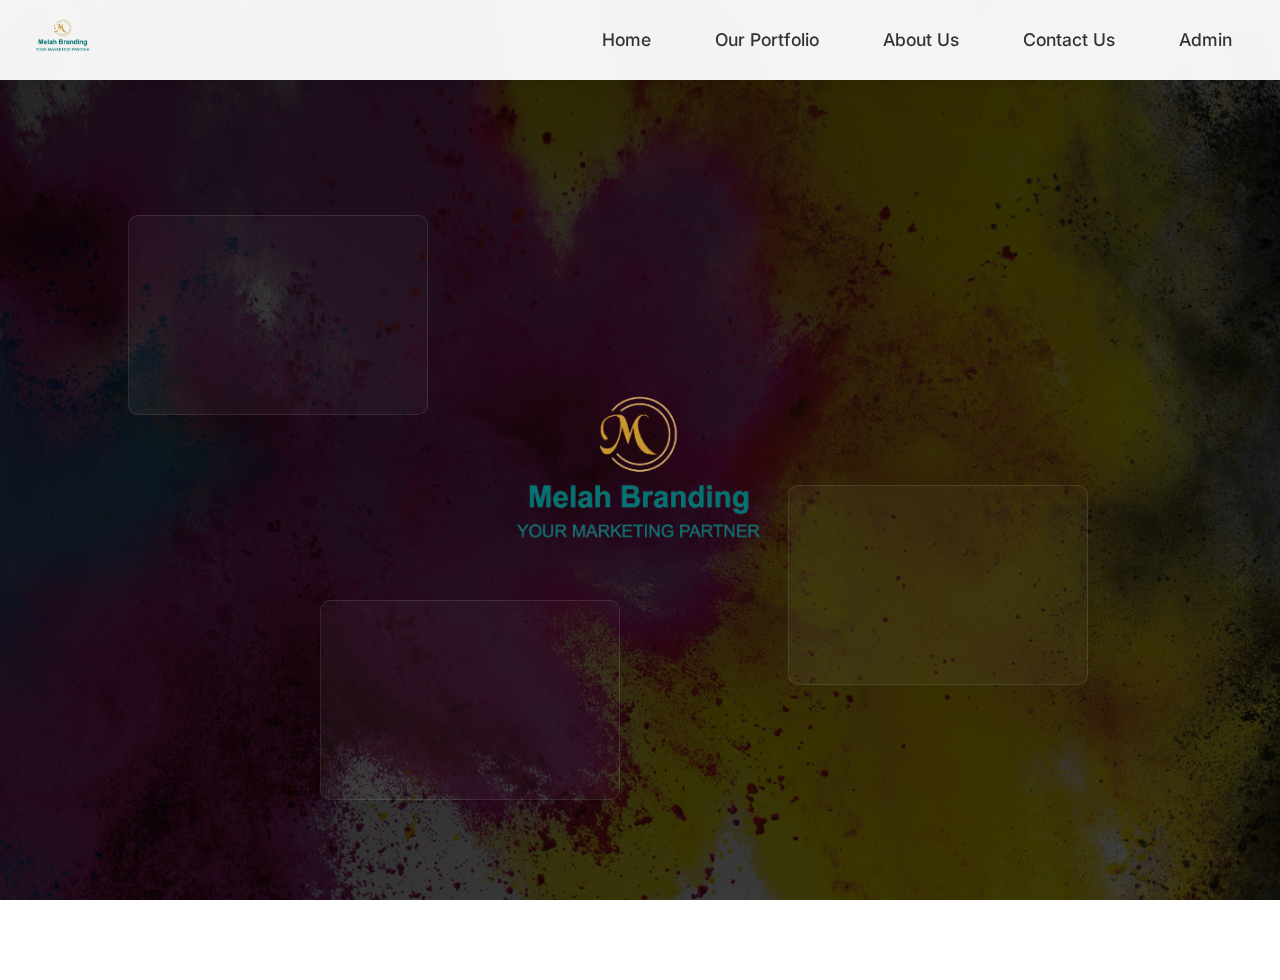
<file: index.html>
<!DOCTYPE html>
<html lang="en">
<head>
    <meta charset="UTF-8">
    <meta name="viewport" content="width=device-width, initial-scale=1.0">
    <title>Melah Branding</title>
    <link rel="stylesheet" href="styles.css">
    <link href="https://fonts.googleapis.com/css2?family=Inter:wght@400;600;800&display=swap" rel="stylesheet">
</head>
<body>
    <div class="hero-background">
        <img src="assets/images/hero-bg.jpg" alt="Print design background" class="hero-video">
        <div class="overlay"></div>
    </div>
    <section class="hero">
        <div class="hero-content">
            <div class="logo-container">
                <img src="assets/images/logo.png" alt="Melah Branding Logo" class="logo">
            </div>
            <div class="cta-buttons">
                <a href="quote.html" class="cta-button primary">Request a Quote</a>
                <a href="portfolio.html" class="cta-button secondary">View Portfolio</a>
            </div>
        </div>
        <div class="background-animation">
            <div class="mockup-container">
                <div class="mockup"></div>
                <div class="mockup"></div>
                <div class="mockup"></div>
            </div>
        </div>
    </section>
    <header class="main-header">
        <nav class="nav-container">
            <div class="logo">
                <a href="index.html">
                    <img src="assets/images/logo.png" alt="Melah Branding Logo">
                </a>
            </div>
            <ul class="nav-links">
                <li><a href="index.html" class="nav-link active">Home</a></li>
                <li><a href="portfolio.html" class="nav-link">Our Portfolio</a></li>
                <li><a href="about.html" class="nav-link">About Us</a></li>
                <li><a href="contact.html" class="nav-link">Contact Us</a></li>
                <li><a href="admin/login.html" class="nav-link admin-link">Admin</a></li>
            </ul>
        </nav>
    </header>
</body>
</html>
</file>
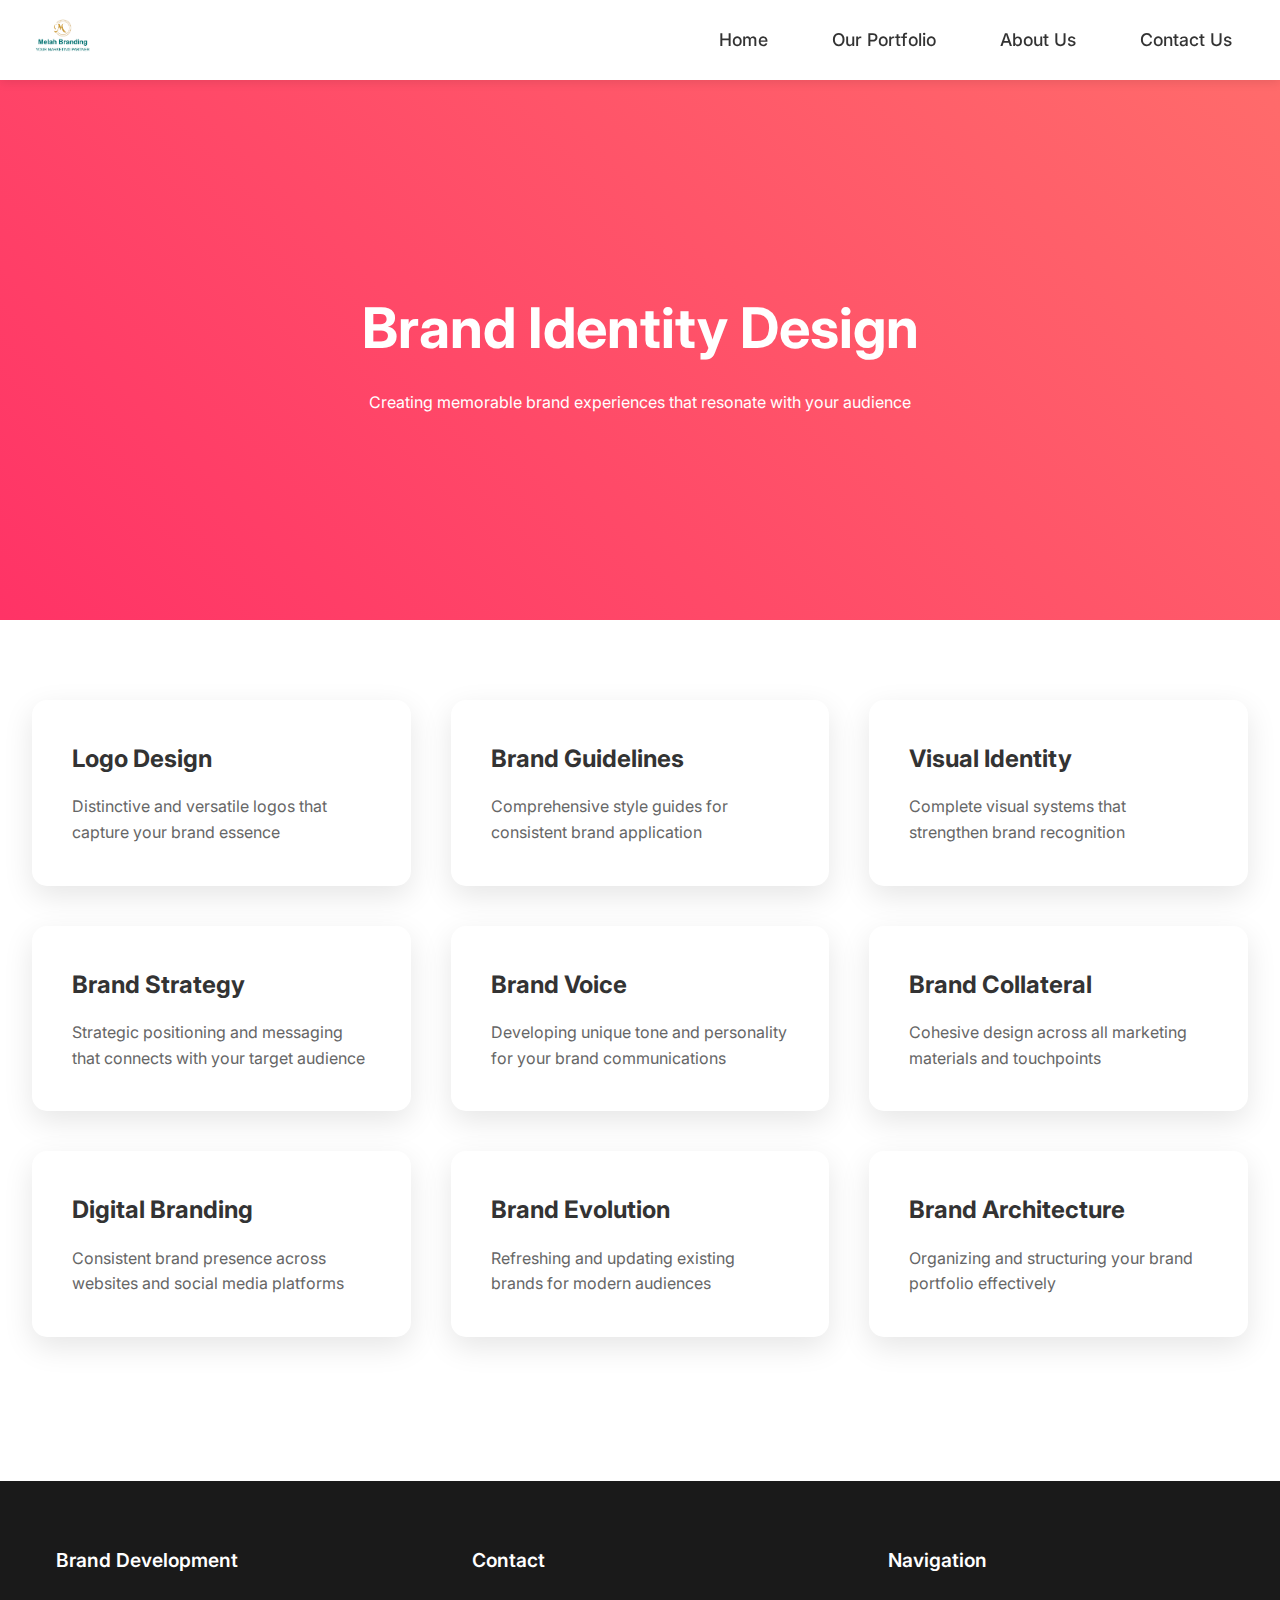
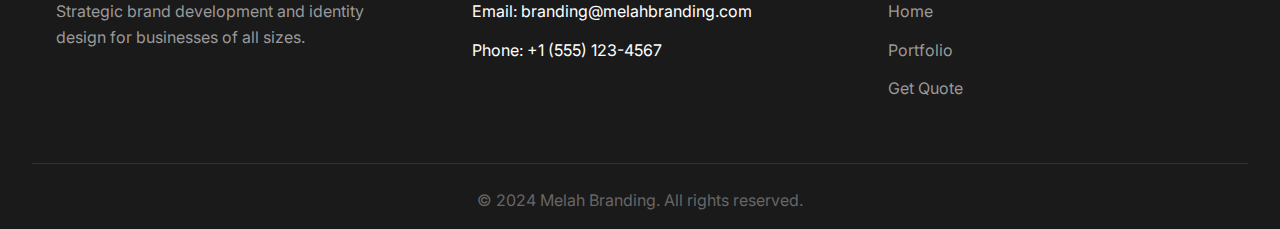
<file: branding.html>
<!DOCTYPE html>
<html lang="en">
<head>
    <meta charset="UTF-8">
    <meta name="viewport" content="width=device-width, initial-scale=1.0">
    <title>Branding Services - Melah Branding</title>
    <link rel="stylesheet" href="styles.css">
    <link rel="stylesheet" href="branding.css">
    <link href="https://fonts.googleapis.com/css2?family=Inter:wght@400;600;800&display=swap" rel="stylesheet">
    <link rel="stylesheet" href="shared-footer.css">
</head>
<body>
    <header class="main-header">
        <nav class="nav-container">
            <div class="logo">
                <a href="index.html">
                    <img src="assets/images/logo.png" alt="Melah Branding Logo">
                </a>
            </div>
            <ul class="nav-links">
                <li><a href="index.html" class="nav-link">Home</a></li>
                <li><a href="portfolio.html" class="nav-link">Our Portfolio</a></li>
                <li><a href="about.html" class="nav-link">About Us</a></li>
                <li><a href="contact.html" class="nav-link">Contact Us</a></li>
            </ul>
        </nav>
    </header>
    <section class="branding-hero">
        <h1>Brand Identity Design</h1>
        <p>Creating memorable brand experiences that resonate with your audience</p>
    </section>

    <section class="branding-services">
        <div class="service-item">
            <h3>Logo Design</h3>
            <p>Distinctive and versatile logos that capture your brand essence</p>
        </div>
        <div class="service-item">
            <h3>Brand Guidelines</h3>
            <p>Comprehensive style guides for consistent brand application</p>
        </div>
        <div class="service-item">
            <h3>Visual Identity</h3>
            <p>Complete visual systems that strengthen brand recognition</p>
        </div>
        <div class="service-item">
            <h3>Brand Strategy</h3>
            <p>Strategic positioning and messaging that connects with your target audience</p>
        </div>
        <div class="service-item">
            <h3>Brand Voice</h3>
            <p>Developing unique tone and personality for your brand communications</p>
        </div>
        <div class="service-item">
            <h3>Brand Collateral</h3>
            <p>Cohesive design across all marketing materials and touchpoints</p>
        </div>
        <div class="service-item">
            <h3>Digital Branding</h3>
            <p>Consistent brand presence across websites and social media platforms</p>
        </div>
        <div class="service-item">
            <h3>Brand Evolution</h3>
            <p>Refreshing and updating existing brands for modern audiences</p>
        </div>
        <div class="service-item">
            <h3>Brand Architecture</h3>
            <p>Organizing and structuring your brand portfolio effectively</p>
        </div>
    </section>
    <footer class="service-footer">
        <div class="service-footer-content">
            <div class="service-footer-section">
                <h4>Brand Development</h4>
                <p>Strategic brand development and identity design for businesses of all sizes.</p>
            </div>
            <div class="service-footer-section">
                <h4>Contact</h4>
                <ul>
                    <li>Email: branding@melahbranding.com</li>
                    <li>Phone: +1 (555) 123-4567</li>
                </ul>
            </div>
            <div class="service-footer-section">
                <h4>Navigation</h4>
                <ul>
                    <li><a href="index.html">Home</a></li>
                    <li><a href="portfolio.html">Portfolio</a></li>
                    <li><a href="quote.html">Get Quote</a></li>
                </ul>
            </div>
        </div>
        <div class="service-footer-bottom">
            <p>&copy; 2024 Melah Branding. All rights reserved.</p>
        </div>
    </footer>
</body>
</html>
</file>
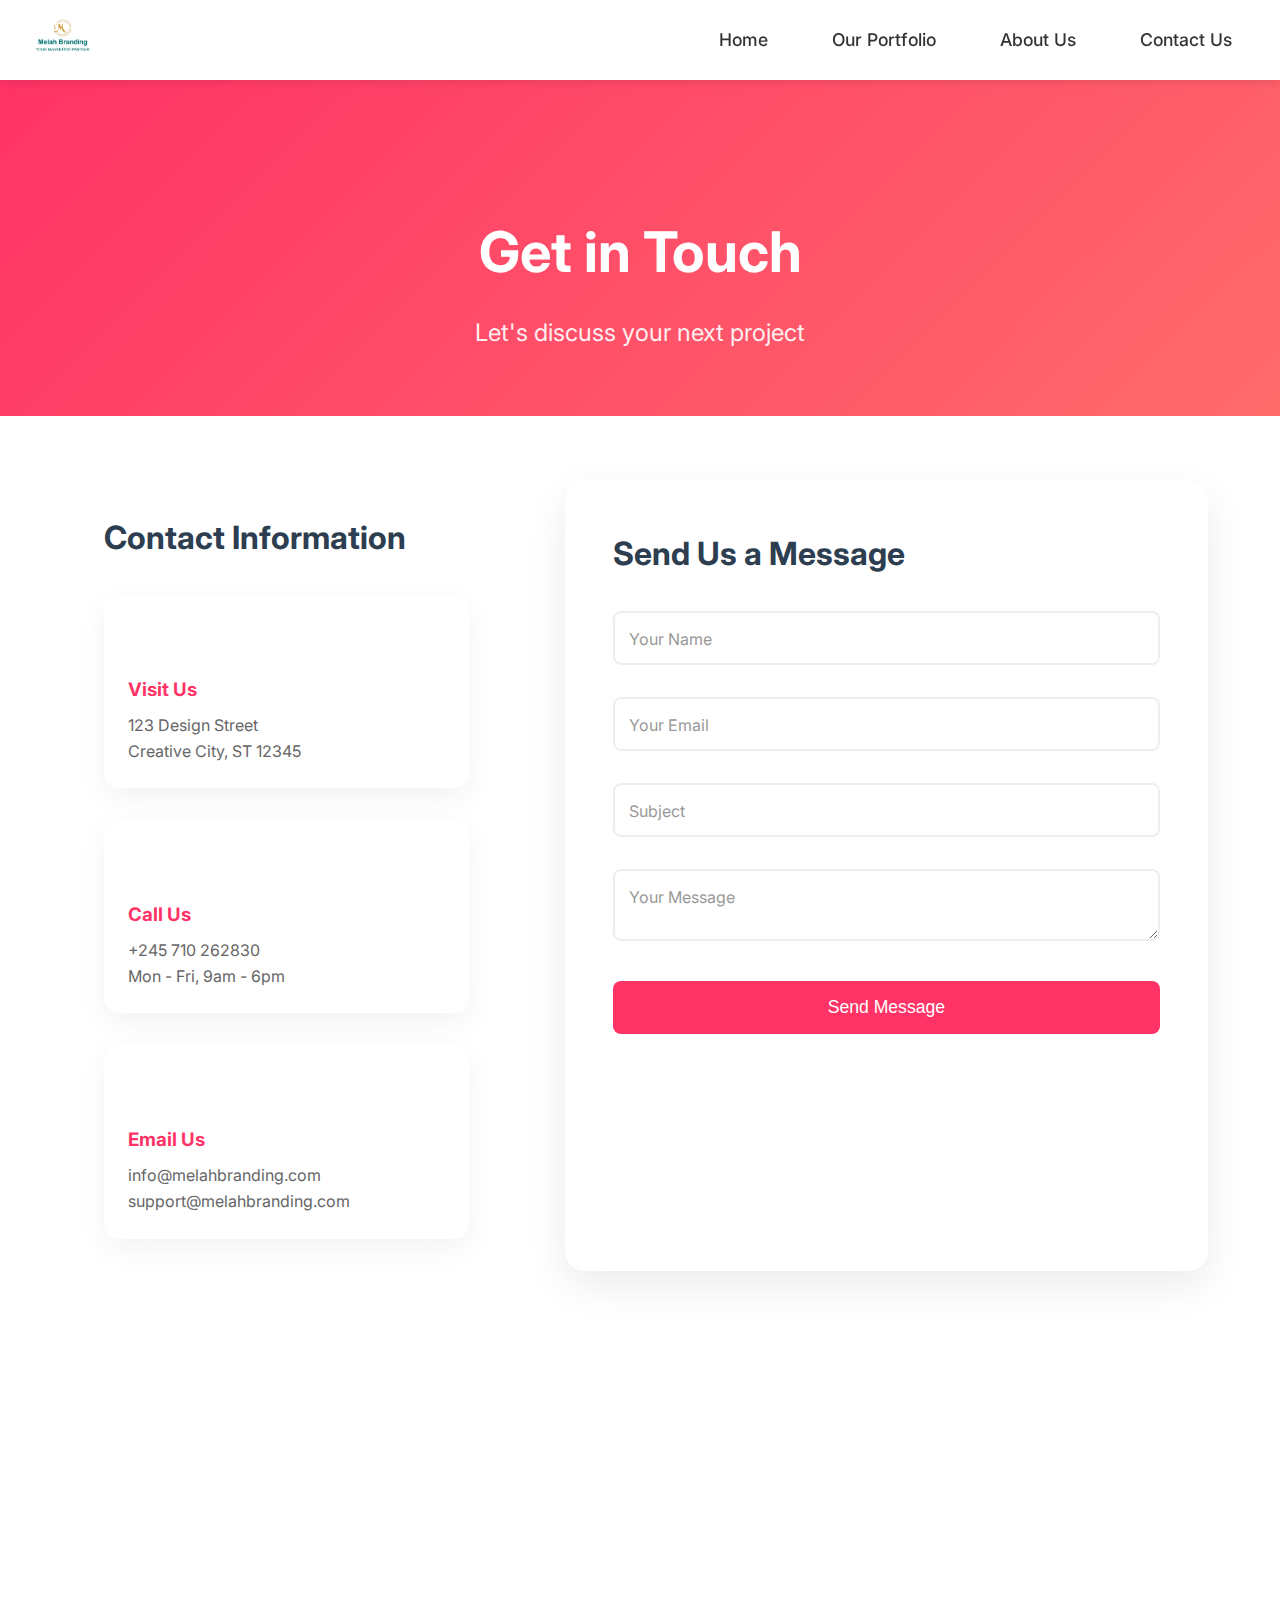
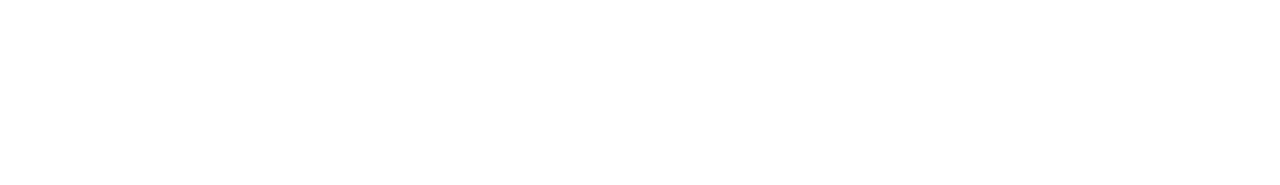
<file: contact.html>
<!DOCTYPE html>
<html lang="en">
<head>
    <meta charset="UTF-8">
    <meta name="viewport" content="width=device-width, initial-scale=1.0">
    <title>Contact Us - Melah Branding</title>
    <link rel="stylesheet" href="styles.css">
    <link rel="stylesheet" href="contact.css">
    <link href="https://fonts.googleapis.com/css2?family=Inter:wght@400;600;800&display=swap" rel="stylesheet">
    <link rel="stylesheet" href="shared-footer.css">
</head>
<body>
    <header class="main-header">
        <nav class="nav-container">
            <div class="logo">
                <a href="index.html"><img src="assets/images/logo.png" alt="Melah Branding Logo"></a>
            </div>
            <ul class="nav-links">
                <li><a href="index.html" class="nav-link">Home</a></li>
                <li><a href="portfolio.html" class="nav-link">Our Portfolio</a></li>
                <li><a href="about.html" class="nav-link">About Us</a></li>
                <li><a href="contact.html" class="nav-link active">Contact Us</a></li>
            </ul>
        </nav>
    </header>

    <section class="contact-hero">
        <h1>Get in Touch</h1>
        <p>Let's discuss your next project</p>
    </section>

    <section class="contact-content">
        <div class="contact-info">
            <h2>Contact Information</h2>
            <div class="info-items">
                <div class="info-item">
                    <i class="icon location"></i>
                    <h3>Visit Us</h3>
                    <p>123 Design Street<br>Creative City, ST 12345</p>
                </div>
                <div class="info-item">
                    <i class="icon phone"></i>
                    <h3>Call Us</h3>
                    <p>+245 710 262830<br>Mon - Fri, 9am - 6pm</p>
                </div>
                <div class="info-item">
                    <i class="icon email"></i>
                    <h3>Email Us</h3>
                    <p>info@melahbranding.com<br>support@melahbranding.com</p>
                </div>
            </div>
        </div>

        <div class="contact-form-container">
            <h2>Send Us a Message</h2>
            <form class="contact-form" id="contactForm">
                <div class="form-group">
                    <input type="text" id="name" name="name" required>
                    <label for="name">Your Name</label>
                </div>
                <div class="form-group">
                    <input type="email" id="email" name="email" required>
                    <label for="email">Your Email</label>
                </div>
                <div class="form-group">
                    <input type="text" id="subject" name="subject" required>
                    <label for="subject">Subject</label>
                </div>
                <div class="form-group">
                    <textarea id="message" name="message" required></textarea>
                    <label for="message">Your Message</label>
                </div>
                <button type="submit" class="submit-button">Send Message</button>
            </form>
        </div>
    </section>

    <section class="map-section">
        <div class="map-container">
            <iframe 
                src="https://www.google.com/maps/embed?pb=your-map-embed-code"
                width="100%" 
                height="450" 
                style="border:0;" 
                allowfullscreen="" 
                loading="lazy">
            </iframe>
        </div>
    </section>
</file>
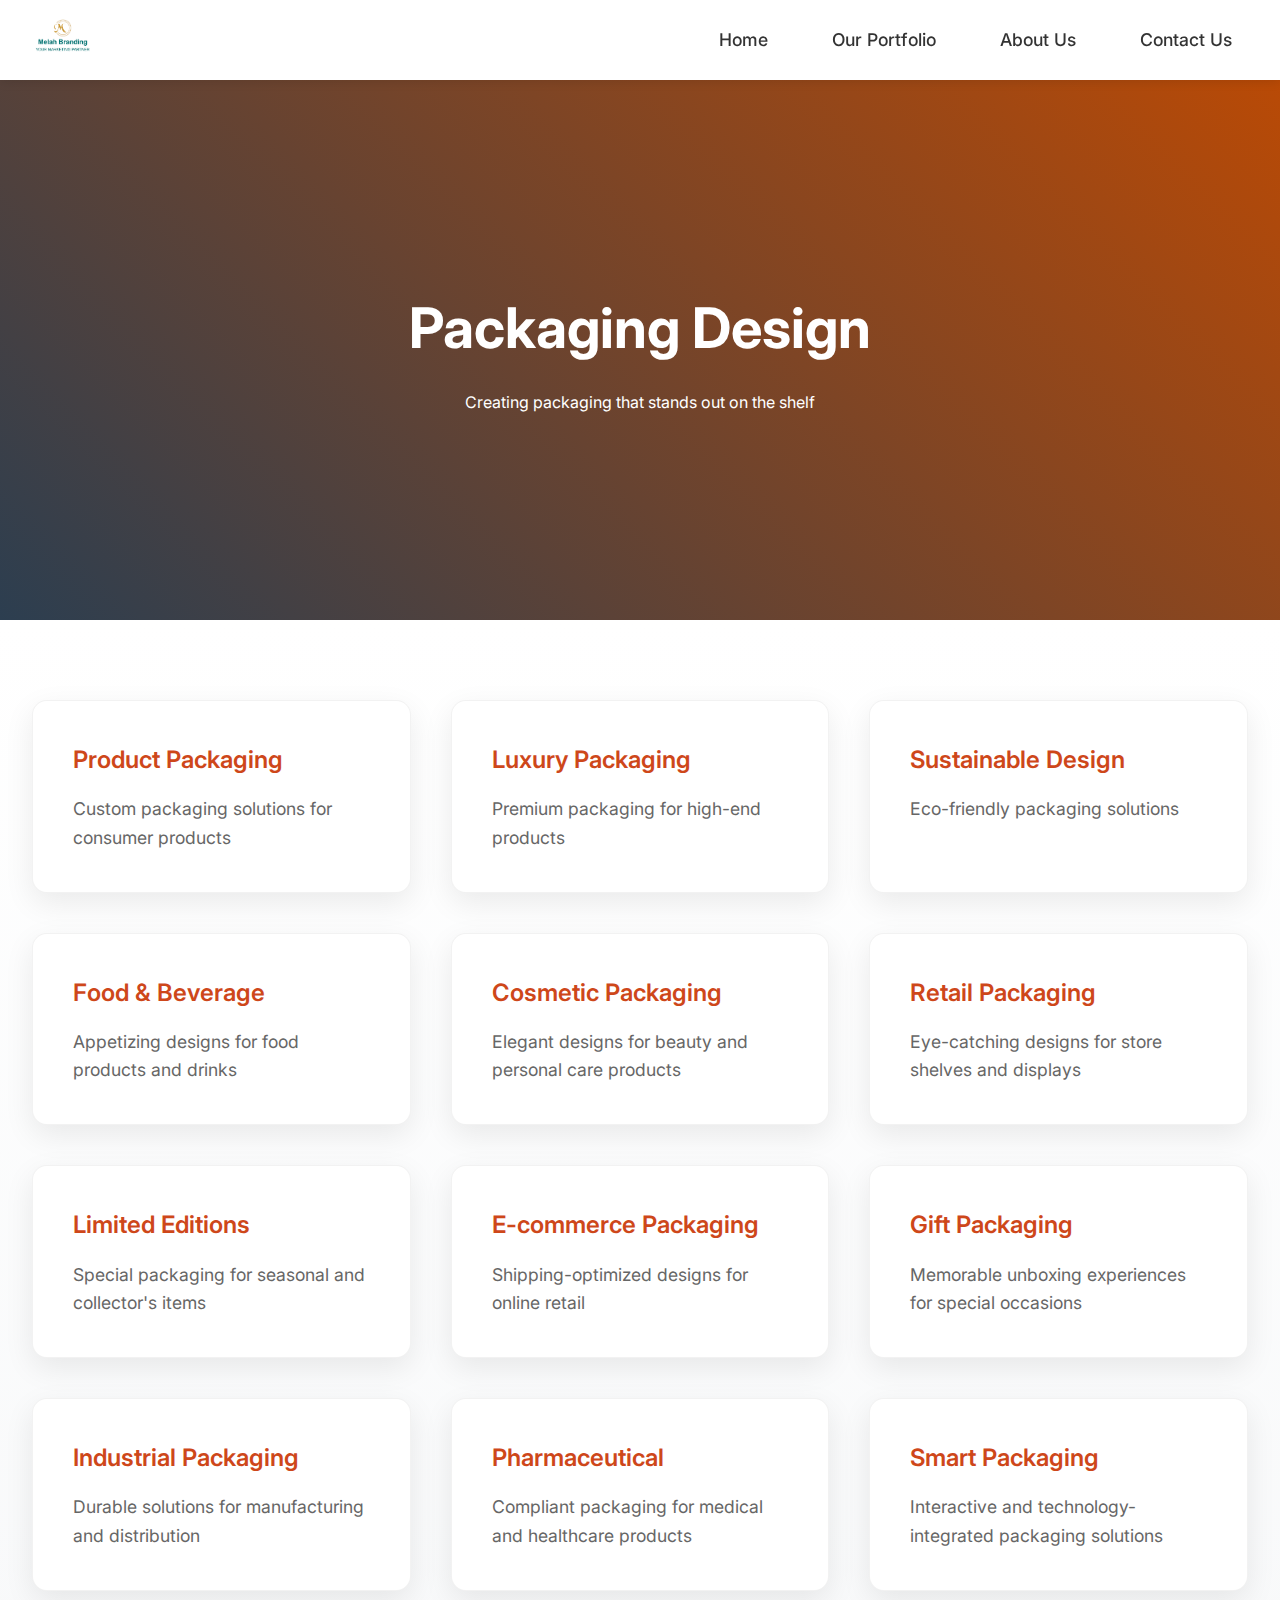
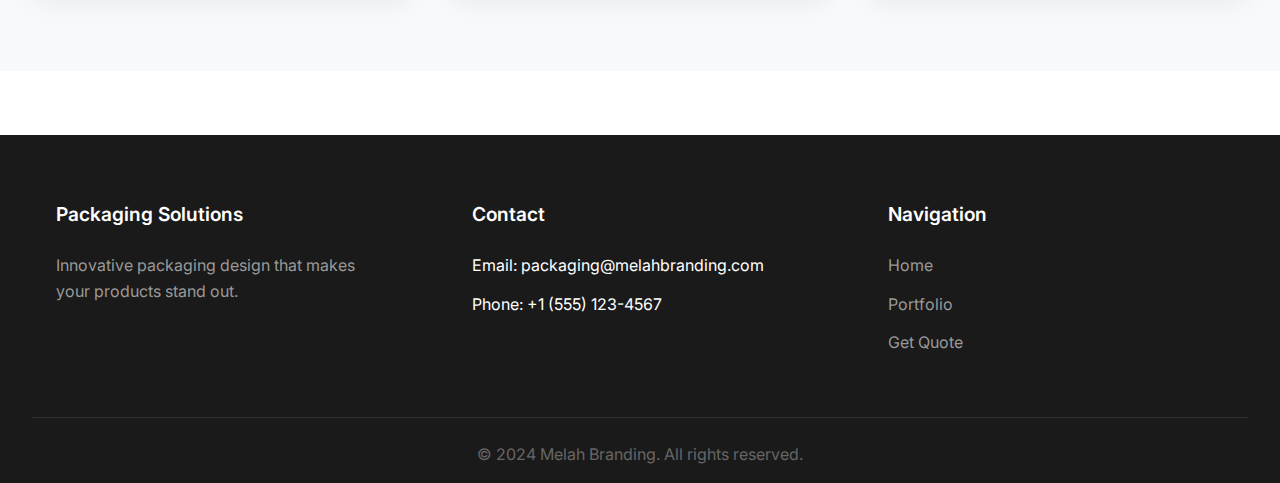
<file: packaging.html>
<!DOCTYPE html>
<html lang="en">
<head>
    <meta charset="UTF-8">
    <meta name="viewport" content="width=device-width, initial-scale=1.0">
    <title>Packaging Design - Melah Branding</title>
    <link rel="stylesheet" href="styles.css">
    <link rel="stylesheet" href="packaging.css">
    <link href="https://fonts.googleapis.com/css2?family=Inter:wght@400;600;800&display=swap" rel="stylesheet">
    <link rel="stylesheet" href="shared-footer.css">
    
</head>
<body>
    <header class="main-header">
        <nav class="nav-container">
            <div class="logo">
                <a href="index.html">
                    <img src="assets/images/logo.png" alt="Melah Branding Logo">
                </a>
            </div>
            <ul class="nav-links">
                <li><a href="index.html" class="nav-link">Home</a></li>
                <li><a href="portfolio.html" class="nav-link">Our Portfolio</a></li>
                <li><a href="about.html" class="nav-link">About Us</a></li>
                <li><a href="contact.html" class="nav-link">Contact Us</a></li>
            </ul>
        </nav>
    </header>
    <section class="packaging-hero">
        <h1>Packaging Design</h1>
        <p>Creating packaging that stands out on the shelf</p>
    </section>

    <section class="packaging-services">
        <div class="packaging-item">
            <h3>Product Packaging</h3>
            <p>Custom packaging solutions for consumer products</p>
        </div>
        <div class="packaging-item">
            <h3>Luxury Packaging</h3>
            <p>Premium packaging for high-end products</p>
        </div>
        <div class="packaging-item">
            <h3>Sustainable Design</h3>
            <p>Eco-friendly packaging solutions</p>
        </div>
        <div class="packaging-item">
            <h3>Food & Beverage</h3>
            <p>Appetizing designs for food products and drinks</p>
        </div>
        <div class="packaging-item">
            <h3>Cosmetic Packaging</h3>
            <p>Elegant designs for beauty and personal care products</p>
        </div>
        <div class="packaging-item">
            <h3>Retail Packaging</h3>
            <p>Eye-catching designs for store shelves and displays</p>
        </div>
        <div class="packaging-item">
            <h3>Limited Editions</h3>
            <p>Special packaging for seasonal and collector's items</p>
        </div>
        <div class="packaging-item">
            <h3>E-commerce Packaging</h3>
            <p>Shipping-optimized designs for online retail</p>
        </div>
        <div class="packaging-item">
            <h3>Gift Packaging</h3>
            <p>Memorable unboxing experiences for special occasions</p>
        </div>
        <div class="packaging-item">
            <h3>Industrial Packaging</h3>
            <p>Durable solutions for manufacturing and distribution</p>
        </div>
        <div class="packaging-item">
            <h3>Pharmaceutical</h3>
            <p>Compliant packaging for medical and healthcare products</p>
        </div>
        <div class="packaging-item">
            <h3>Smart Packaging</h3>
            <p>Interactive and technology-integrated packaging solutions</p>
        </div>
    </section>
    <footer class="service-footer">
        <div class="service-footer-content">
            <div class="service-footer-section">
                <h4>Packaging Solutions</h4>
                <p>Innovative packaging design that makes your products stand out.</p>
            </div>
            <div class="service-footer-section">
                <h4>Contact</h4>
                <ul>
                    <li>Email: packaging@melahbranding.com</li>
                    <li>Phone: +1 (555) 123-4567</li>
                </ul>
            </div>
            <div class="service-footer-section">
                <h4>Navigation</h4>
                <ul>
                    <li><a href="index.html">Home</a></li>
                    <li><a href="portfolio.html">Portfolio</a></li>
                    <li><a href="quote.html">Get Quote</a></li>
                </ul>
            </div>
        </div>
        <div class="service-footer-bottom">
            <p>&copy; 2024 Melah Branding. All rights reserved.</p>
        </div>
    </footer>
</body>
</html>
</file>
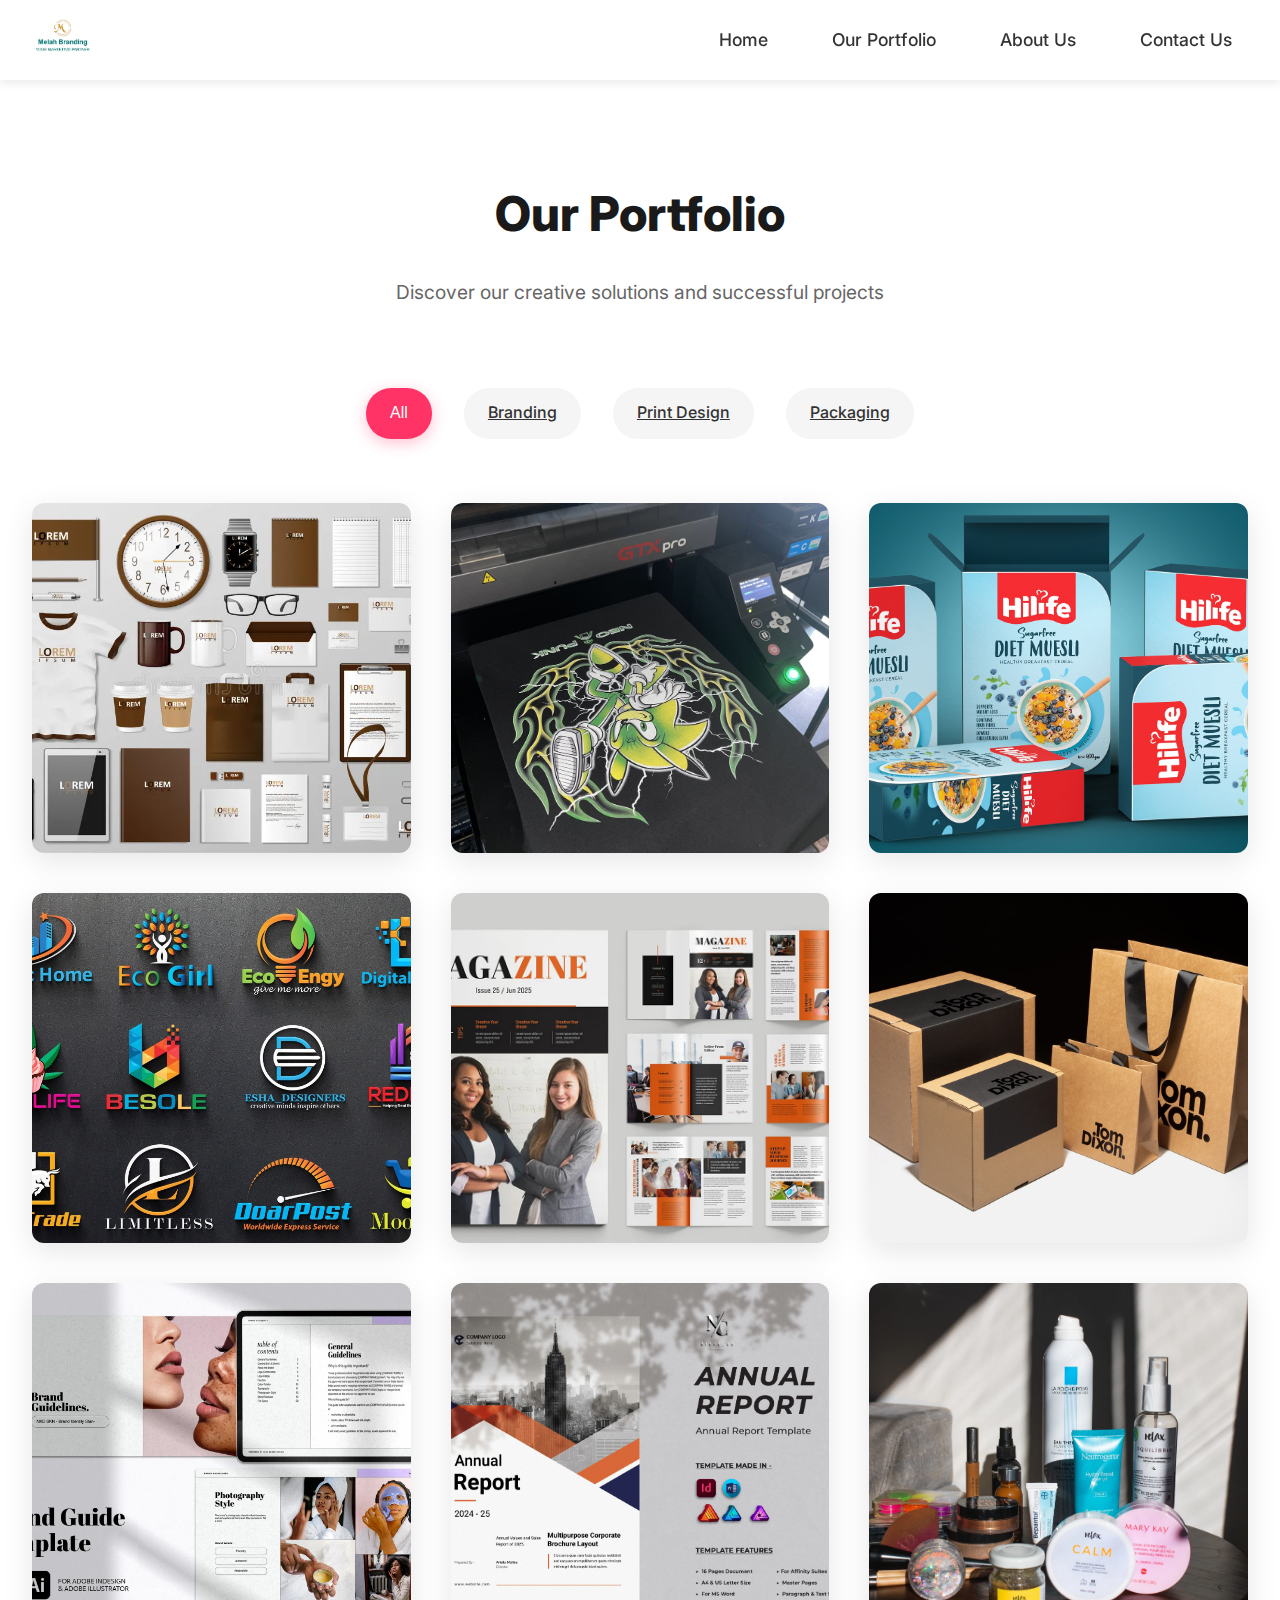
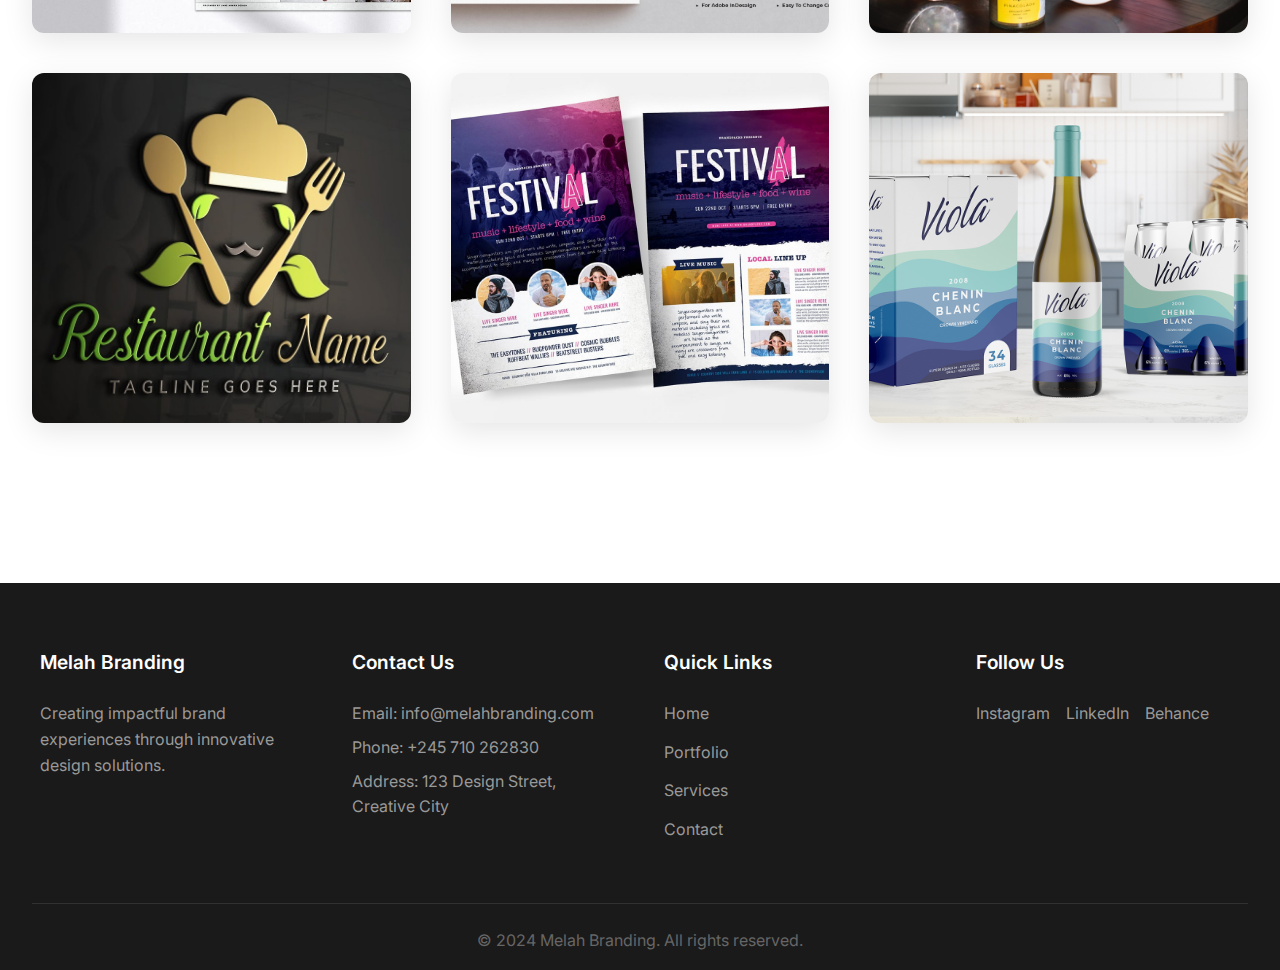
<file: portfolio.html>
<!DOCTYPE html>
<html lang="en">
<head>
    <meta charset="UTF-8">
    <meta name="viewport" content="width=device-width, initial-scale=1.0">
    <title>Portfolio - Melah Branding</title>
    <link rel="stylesheet" href="styles.css">
    <link rel="stylesheet" href="portfolio.css">
    <link href="https://fonts.googleapis.com/css2?family=Inter:wght@400;600;800&display=swap" rel="stylesheet">
    <script src="portfolio.js" defer></script>
</head>
<body>
    <header class="main-header">
        <nav class="nav-container">
            <div class="logo">
                <a href="index.html">
                    <img src="assets/images/logo.png" alt="Melah Branding Logo">
                </a>
            </div>
            <ul class="nav-links">
                <li><a href="index.html" class="nav-link">Home</a></li>
                <li><a href="portfolio.html" class="nav-link">Our Portfolio</a></li>
                <li><a href="about.html" class="nav-link">About Us</a></li>
                <li><a href="contact.html" class="nav-link">Contact Us</a></li>
            </ul>
        </nav>
    </header>
    <section class="portfolio">
        <div class="portfolio-header">
            <h2>Our Portfolio</h2>
            <p>Discover our creative solutions and successful projects</p>
        </div>
        <div class="portfolio-filters">
            <button class="filter-button active">All</button>
            <a href="branding.html" class="filter-button">Branding</a>
            <a href="print-design.html" class="filter-button">Print Design</a>
            <a href="packaging.html" class="filter-button">Packaging</a>
        </div>
        <div class="portfolio-grid">
            <div class="portfolio-item" data-category="branding">
                <img src="assets/images/portfolio/brand-identity.jpg" alt="Corporate Brand Identity">
                <div class="portfolio-overlay">
                    <h3>Corporate Identity</h3>
                    <p>Complete brand identity design for tech startup</p>
                </div>
            </div>

            <div class="portfolio-item" data-category="print">
                <img src="assets/images/portfolio/print-materials.jpg" alt="Print Marketing Materials">
                <div class="portfolio-overlay">
                    <h3>Marketing Collateral</h3>
                    <p>Business cards, brochures, and promotional materials</p>
                </div>
            </div>

            <div class="portfolio-item" data-category="packaging">
                <img src="assets/images/portfolio/product-packaging.jpg" alt="Product Packaging Design">
                <div class="portfolio-overlay">
                    <h3>Product Packaging</h3>
                    <p>Innovative packaging design for consumer products</p>
                </div>
            </div>

            <div class="portfolio-item" data-category="branding">
                <img src="assets/images/portfolio/logo-design.jpg" alt="Logo Design Collection">
                <div class="portfolio-overlay">
                    <h3>Logo Collection</h3>
                    <p>Custom logo designs for various industries</p>
                </div>
            </div>

            <div class="portfolio-item" data-category="print">
                <img src="assets/images/portfolio/magazine-design.jpg" alt="Magazine Layout">
                <div class="portfolio-overlay">
                    <h3>Editorial Design</h3>
                    <p>Magazine and publication layout design</p>
                </div>
            </div>

            <div class="portfolio-item" data-category="packaging">
                <img src="assets/images/portfolio/luxury-packaging.jpg" alt="Luxury Product Packaging">
                <div class="portfolio-overlay">
                    <h3>Luxury Packaging</h3>
                    <p>Premium packaging design for high-end products</p>
                </div>
            </div>

            <div class="portfolio-item" data-category="branding">
                <img src="assets/images/portfolio/brand-guidelines.jpg" alt="Brand Guidelines">
                <div class="portfolio-overlay">
                    <h3>Brand Guidelines</h3>
                    <p>Comprehensive brand style guide and visual identity system</p>
                </div>
            </div>

            <div class="portfolio-item" data-category="print">
                <img src="assets/images/portfolio/annual-report.jpg" alt="Annual Report Design">
                <div class="portfolio-overlay">
                    <h3>Annual Report</h3>
                    <p>Corporate annual report design and layout</p>
                </div>
            </div>

            <div class="portfolio-item" data-category="packaging">
                <img src="assets/images/portfolio/cosmetic-packaging.jpg" alt="Cosmetic Packaging">
                <div class="portfolio-overlay">
                    <h3>Beauty Packaging</h3>
                    <p>Elegant packaging design for cosmetic products</p>
                </div>
            </div>

            <div class="portfolio-item" data-category="branding">
                <img src="assets/images/portfolio/restaurant-branding.jpg" alt="Restaurant Branding">
                <div class="portfolio-overlay">
                    <h3>Restaurant Identity</h3>
                    <p>Complete branding solution for upscale restaurant</p>
                </div>
            </div>

            <div class="portfolio-item" data-category="print">
                <img src="assets/images/portfolio/event-materials.jpg" alt="Event Materials">
                <div class="portfolio-overlay">
                    <h3>Event Collateral</h3>
                    <p>Comprehensive event marketing materials and signage</p>
                </div>
            </div>

            <div class="portfolio-item" data-category="packaging">
                <img src="assets/images/portfolio/wine-packaging.jpg" alt="Wine Bottle Packaging">
                <div class="portfolio-overlay">
                    <h3>Wine Label Design</h3>
                    <p>Premium wine bottle labels and packaging</p>
                </div>
            </div>
        </div>
    </section>
    <footer class="footer">
        <div class="footer-content">
            <div class="footer-section">
                <h4>Melah Branding</h4>
                <p>Creating impactful brand experiences through innovative design solutions.</p>
            </div>
            <div class="footer-section">
                <h4>Contact Us</h4>
                <p>Email: info@melahbranding.com</p>
                <p>Phone: +245 710 262830</p>
                <p>Address: 123 Design Street, Creative City</p>
            </div>
            <div class="footer-section">
                <h4>Quick Links</h4>
                <ul>
                    <li><a href="index.html">Home</a></li>
                    <li><a href="portfolio.html">Portfolio</a></li>
                    <li><a href="#services">Services</a></li>
                    <li><a href="#contact">Contact</a></li>
                </ul>
            </div>
            <div class="footer-section">
                <h4>Follow Us</h4>
                <div class="social-links">
                    <a href="#" class="social-link">Instagram</a>
                    <a href="#" class="social-link">LinkedIn</a>
                    <a href="#" class="social-link">Behance</a>
                </div>
            </div>
        </div>
        <div class="footer-bottom">
            <p>&copy; 2024 Melah Branding. All rights reserved.</p>
        </div>
    </footer>
</body>
</html>
</file>
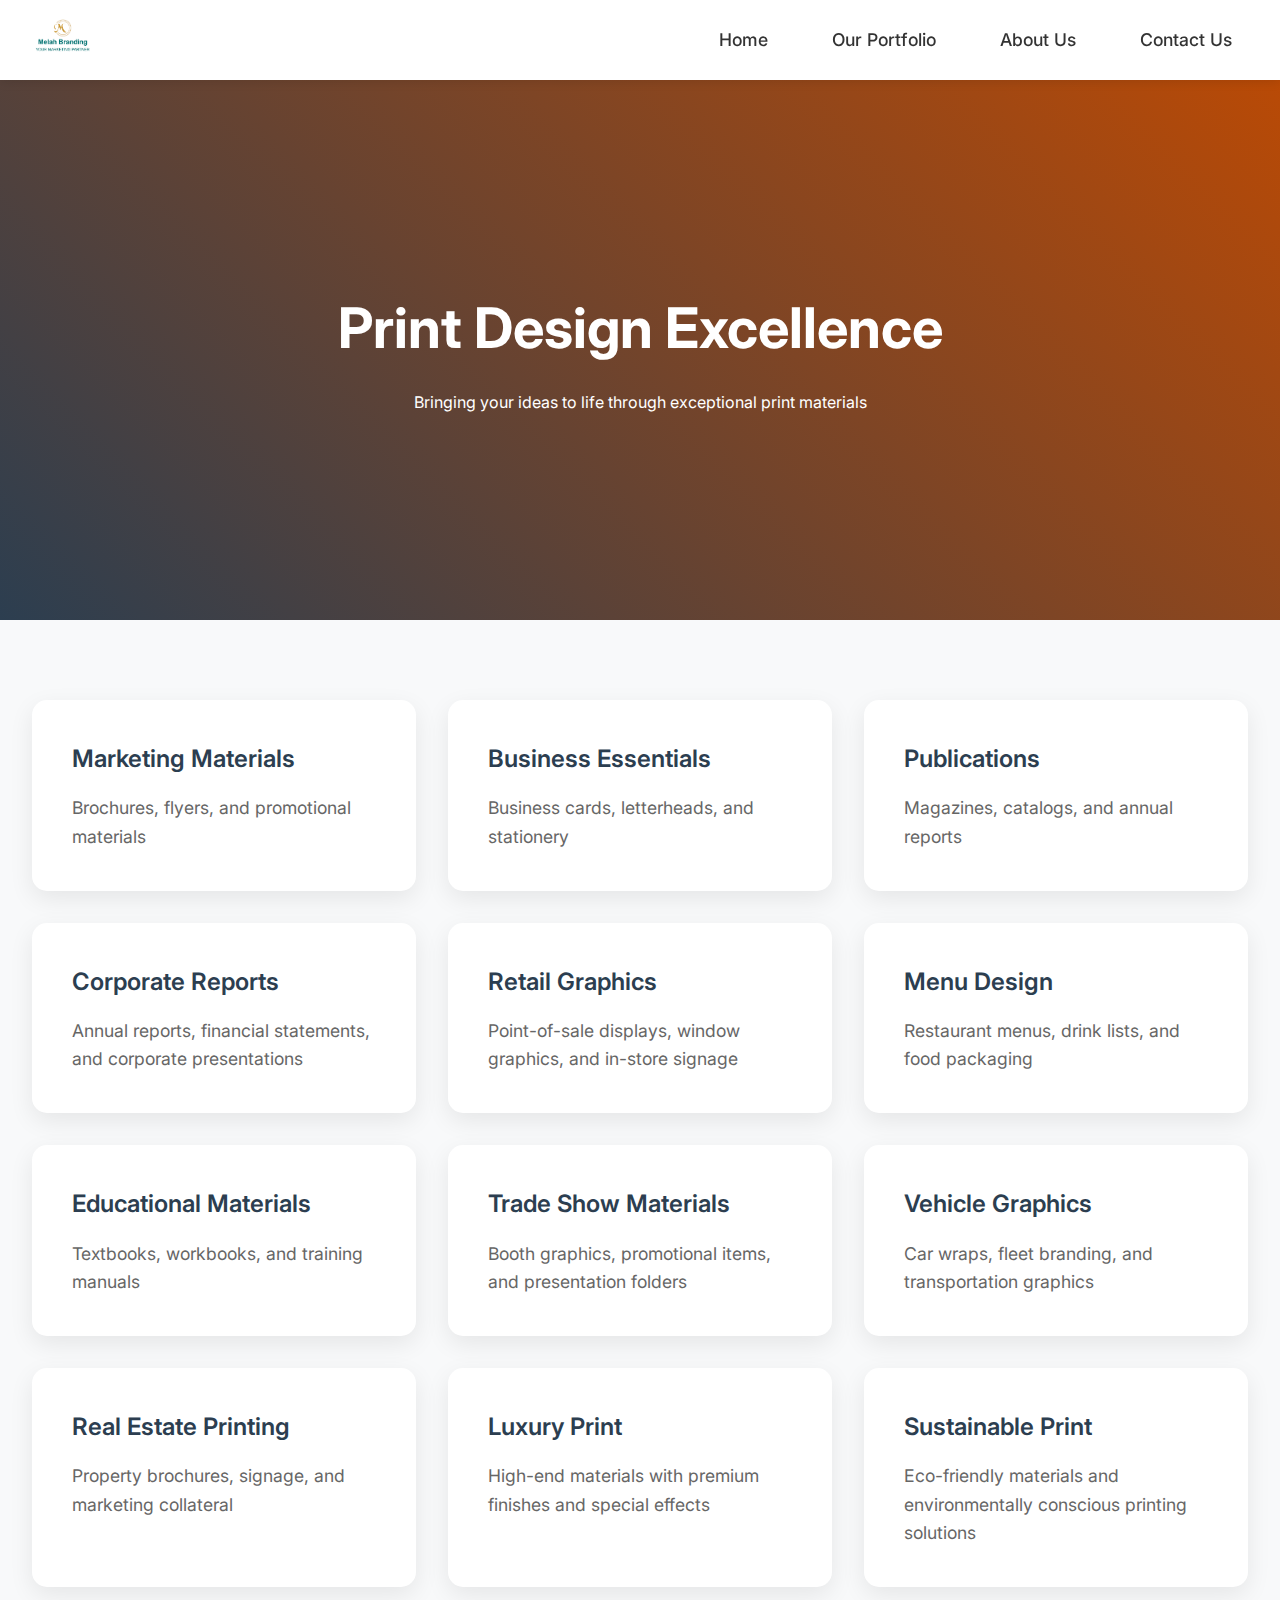
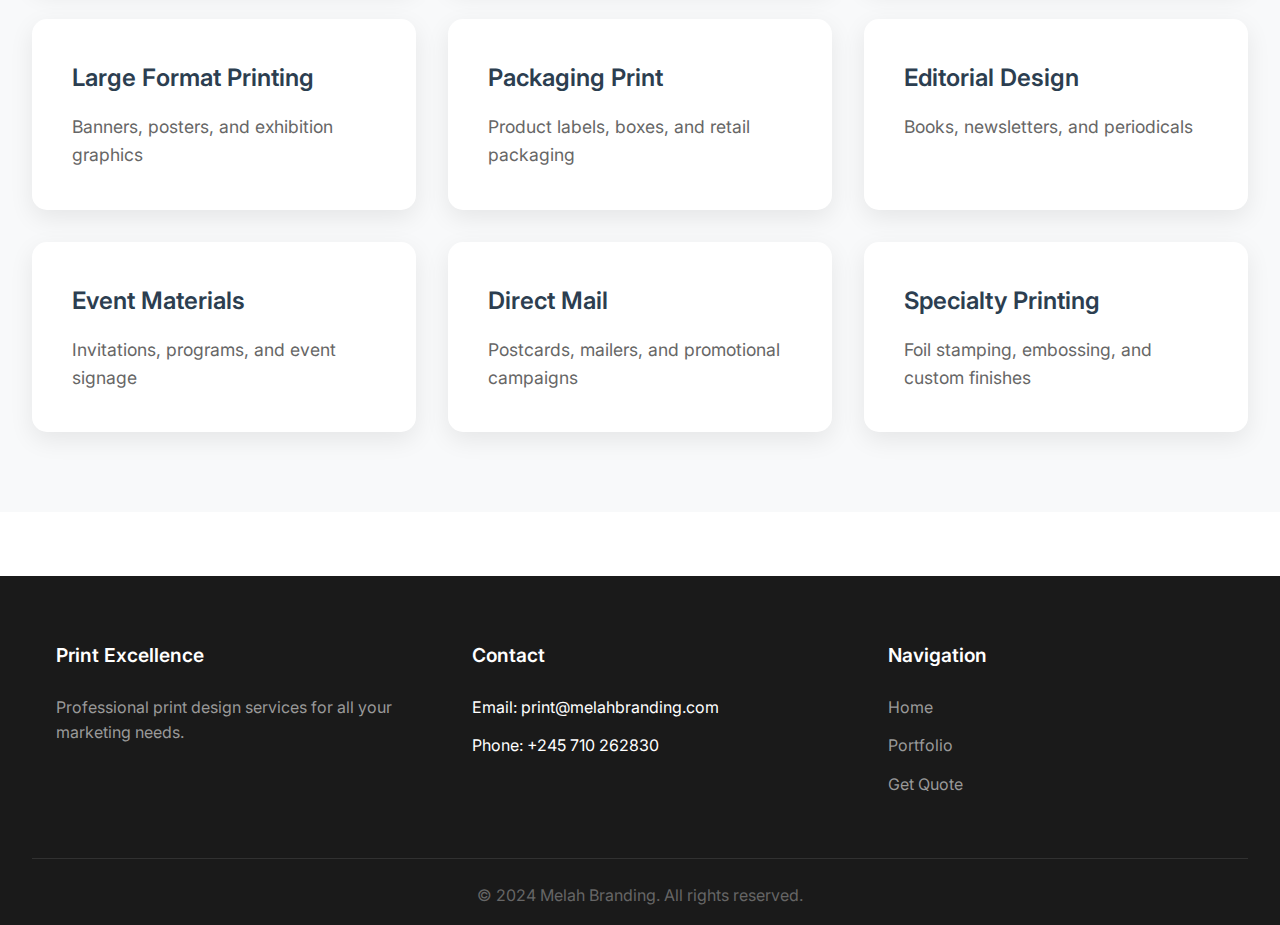
<file: print-design.html>
<!DOCTYPE html>
<html lang="en">
<head>
    <meta charset="UTF-8">
    <meta name="viewport" content="width=device-width, initial-scale=1.0">
    <title>Print Design - Melah Branding</title>
    <link rel="stylesheet" href="styles.css">
    <link rel="stylesheet" href="print-design.css">
    <link href="https://fonts.googleapis.com/css2?family=Inter:wght@400;600;800&display=swap" rel="stylesheet">
    <link rel="stylesheet" href="shared-footer.css">
</head>
<body>
    <header class="main-header">
        <nav class="nav-container">
            <div class="logo">
                <a href="index.html">
                    <img src="assets/images/logo.png" alt="Melah Branding Logo">
                </a>
            </div>
            <ul class="nav-links">
                <li><a href="index.html" class="nav-link">Home</a></li>
                <li><a href="portfolio.html" class="nav-link">Our Portfolio</a></li>
                <li><a href="about.html" class="nav-link">About Us</a></li>
                <li><a href="contact.html" class="nav-link">Contact Us</a></li>
            </ul>
        </nav>
    </header>
    <section class="print-hero">
        <h1>Print Design Excellence</h1>
        <p>Bringing your ideas to life through exceptional print materials</p>
    </section>

    <section class="print-services">
        <!-- Existing services -->
        <div class="print-item">
            <h3>Marketing Materials</h3>
            <p>Brochures, flyers, and promotional materials</p>
        </div>
        <div class="print-item">
            <h3>Business Essentials</h3>
            <p>Business cards, letterheads, and stationery</p>
        </div>
        <div class="print-item">
            <h3>Publications</h3>
            <p>Magazines, catalogs, and annual reports</p>
        </div>
        <!-- New services -->
        <div class="print-item">
            <h3>Corporate Reports</h3>
            <p>Annual reports, financial statements, and corporate presentations</p>
        </div>
        <div class="print-item">
            <h3>Retail Graphics</h3>
            <p>Point-of-sale displays, window graphics, and in-store signage</p>
        </div>
        <div class="print-item">
            <h3>Menu Design</h3>
            <p>Restaurant menus, drink lists, and food packaging</p>
        </div>
        <div class="print-item">
            <h3>Educational Materials</h3>
            <p>Textbooks, workbooks, and training manuals</p>
        </div>
        <div class="print-item">
            <h3>Trade Show Materials</h3>
            <p>Booth graphics, promotional items, and presentation folders</p>
        </div>
        <div class="print-item">
            <h3>Vehicle Graphics</h3>
            <p>Car wraps, fleet branding, and transportation graphics</p>
        </div>
        <div class="print-item">
            <h3>Real Estate Printing</h3>
            <p>Property brochures, signage, and marketing collateral</p>
        </div>
        <div class="print-item">
            <h3>Luxury Print</h3>
            <p>High-end materials with premium finishes and special effects</p>
        </div>
        <div class="print-item">
            <h3>Sustainable Print</h3>
            <p>Eco-friendly materials and environmentally conscious printing solutions</p>
        </div>
        <div class="print-item">
            <h3>Large Format Printing</h3>
            <p>Banners, posters, and exhibition graphics</p>
        </div>
        <div class="print-item">
            <h3>Packaging Print</h3>
            <p>Product labels, boxes, and retail packaging</p>
        </div>
        <div class="print-item">
            <h3>Editorial Design</h3>
            <p>Books, newsletters, and periodicals</p>
        </div>
        <div class="print-item">
            <h3>Event Materials</h3>
            <p>Invitations, programs, and event signage</p>
        </div>
        <div class="print-item">
            <h3>Direct Mail</h3>
            <p>Postcards, mailers, and promotional campaigns</p>
        </div>
        <div class="print-item">
            <h3>Specialty Printing</h3>
            <p>Foil stamping, embossing, and custom finishes</p>
        </div>
    </section>
    <footer class="service-footer">
        <div class="service-footer-content">
            <div class="service-footer-section">
                <h4>Print Excellence</h4>
                <p>Professional print design services for all your marketing needs.</p>
            </div>
            <div class="service-footer-section">
                <h4>Contact</h4>
                <ul>
                    <li>Email: print@melahbranding.com</li>
                    <li>Phone: +245 710 262830</li>
                </ul>
            </div>
            <div class="service-footer-section">
                <h4>Navigation</h4>
                <ul>
                    <li><a href="index.html">Home</a></li>
                    <li><a href="portfolio.html">Portfolio</a></li>
                    <li><a href="quote.html">Get Quote</a></li>
                </ul>
            </div>
        </div>
        <div class="service-footer-bottom">
            <p>&copy; 2024 Melah Branding. All rights reserved.</p>
        </div>
    </footer>
</body>
</html>
</file>
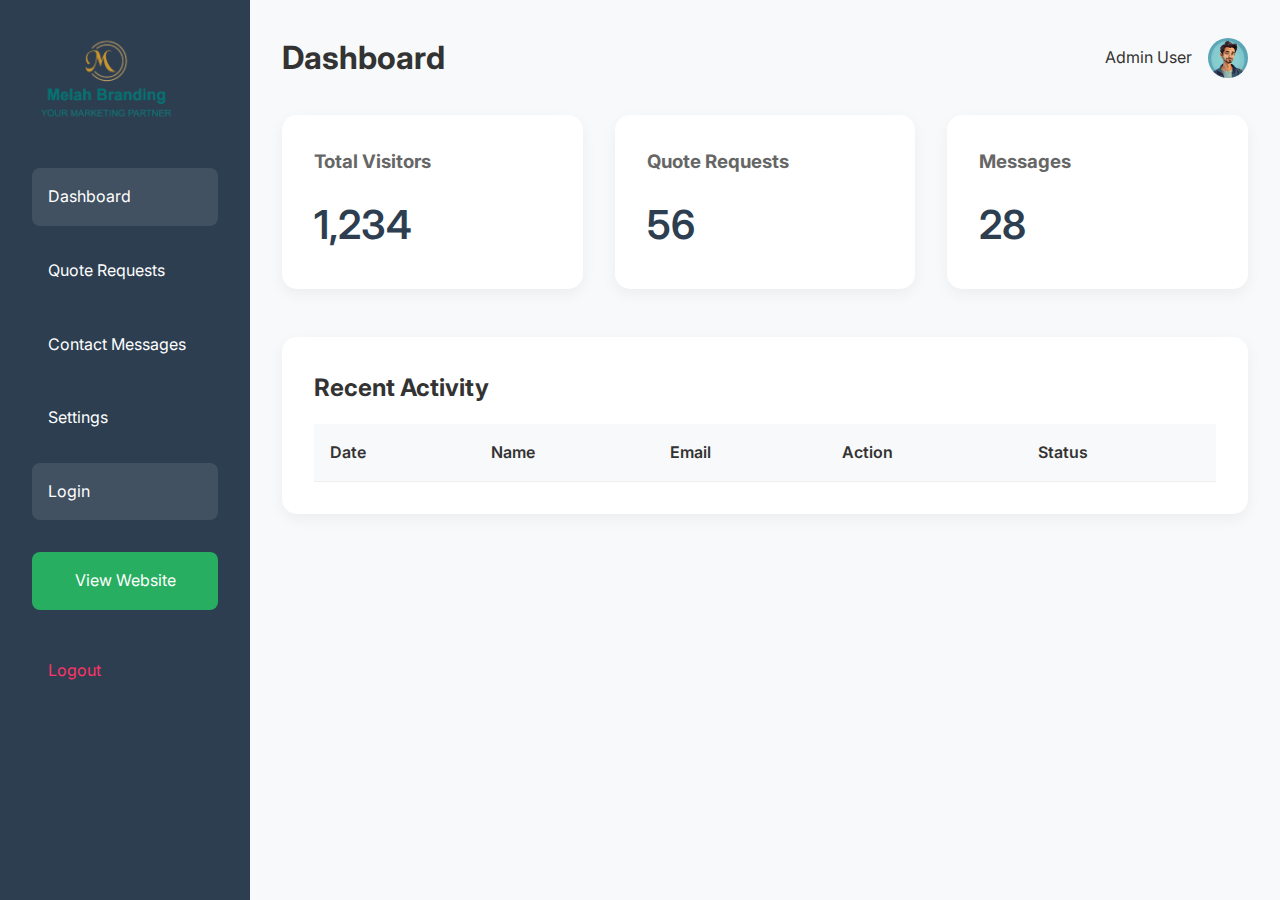
<file: admin/dashboard.html>
<?php
session_start();
if (!isset($_SESSION['admin_logged_in']) || $_SESSION['admin_logged_in'] !== true) {
    header('Location: login.html');
    exit;
}
?>
<!DOCTYPE html>
<html lang="en">
<head>
    <meta charset="UTF-8">
    <meta name="viewport" content="width=device-width, initial-scale=1.0">
    <title>Admin Dashboard - Melah Branding</title>
    <link rel="stylesheet" href="../styles.css">
    <link rel="stylesheet" href="admin.css">
    <link href="https://fonts.googleapis.com/css2?family=Inter:wght@400;600;800&display=swap" rel="stylesheet">
</head>
<body class="admin-body">
    <div class="admin-container">
        <aside class="admin-sidebar">
            <div class="admin-logo">
                <img src="../assets/images/logo.png" alt="Melah Branding Logo">
            </div>
            <nav class="admin-nav">
                <a href="dashboard.html" class="active">Dashboard</a>
                <a href="quotes.html">Quote Requests</a>
                <a href="contacts.html">Contact Messages</a>
                <a href="settings.html">Settings</a>
                <a href="login.html" class="active">Login</a>
                <a href="../index.html" class="view-site">View Website</a>
                <a href="logout.php" class="logout">Logout</a>
            </nav>
        </aside>

        <main class="admin-main">
            <header class="admin-header">
                <h1>Dashboard</h1>
                <div class="admin-profile">
                    <span class="admin-name">Admin User</span>
                    <img src="../assets/images/admin/profile.jpg" alt="Admin Profile" class="admin-avatar">
                </div>
            </header>

            <div class="dashboard-stats">
                <div class="stat-card">
                    <h3>Total Visitors</h3>
                    <p class="stat-number">1,234</p>
                </div>
                <div class="stat-card">
                    <h3>Quote Requests</h3>
                    <p class="stat-number">56</p>
                </div>
                <div class="stat-card">
                    <h3>Messages</h3>
                    <p class="stat-number">28</p>
                </div>
            </div>

            <section class="recent-activity">
                <h2>Recent Activity</h2>
                <div class="activity-table">
                    <table>
                        <thead>
                            <tr>
                                <th>Date</th>
                                <th>Name</th>
                                <th>Email</th>
                                <th>Action</th>
                                <th>Status</th>
                            </tr>
                        </thead>
                        <tbody id="activityData">
                            <!-- Data will be populated dynamically -->
                        </tbody>
                    </table>
                </div>
            </section>
        </main>
    </div>
</body>
</html>
</file>
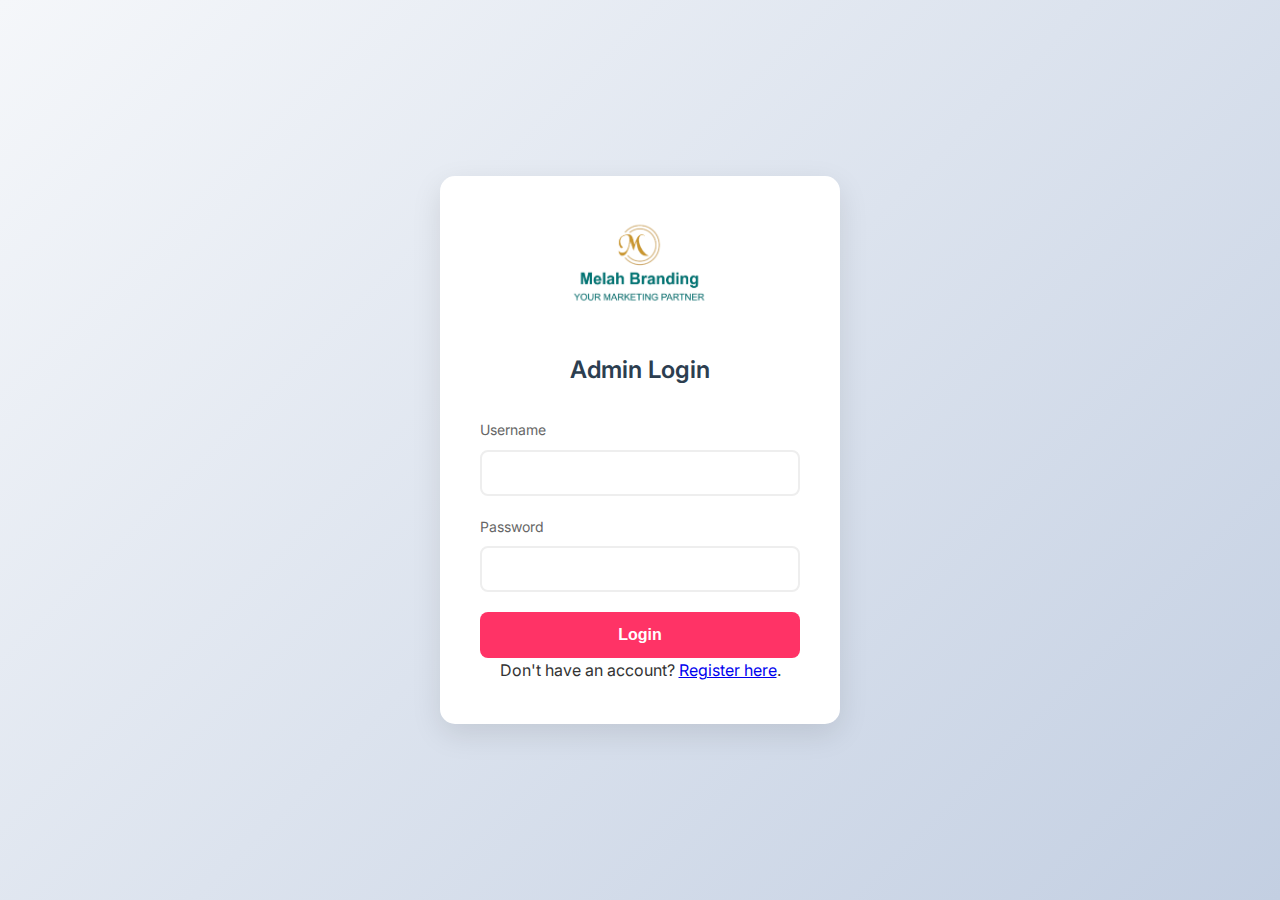
<file: admin/login.html>
<!DOCTYPE html>
<html lang="en">
<head>
    <meta charset="UTF-8">
    <meta name="viewport" content="width=device-width, initial-scale=1.0">
    <title>Admin Login - Melah Branding</title>
    <link rel="stylesheet" href="../styles.css">
    <link rel="stylesheet" href="css/login.css">
    <link href="https://fonts.googleapis.com/css2?family=Inter:wght@400;600;800&display=swap" rel="stylesheet">
</head>
<body class="login-body">
    <div class="login-container">
        <div class="login-box">
            <img src="../assets/images/logo.png" alt="Melah Branding Logo" class="login-logo">
            <h2>Admin Login</h2>
            <form action="process/authenticate.php" method="POST" class="login-form">
                <div class="form-group">
                    <label for="username">Username</label>
                    <input type="text" id="username" name="username" required>
                </div>
                <div class="form-group">
                    <label for="password">Password</label>
                    <input type="password" id="password" name="password" required>
                </div>
                <button type="submit" class="login-button">Login</button>
            </form>
            <p class="login-link">
                Don't have an account? <a href="register.html">Register here</a>.
            </p>
            <div id="errorMessage" class="error-message" style="display: none;"></div>
        </div>
    </div>
    <script src="js/login.js"></script>
</body>
</html>
</file>
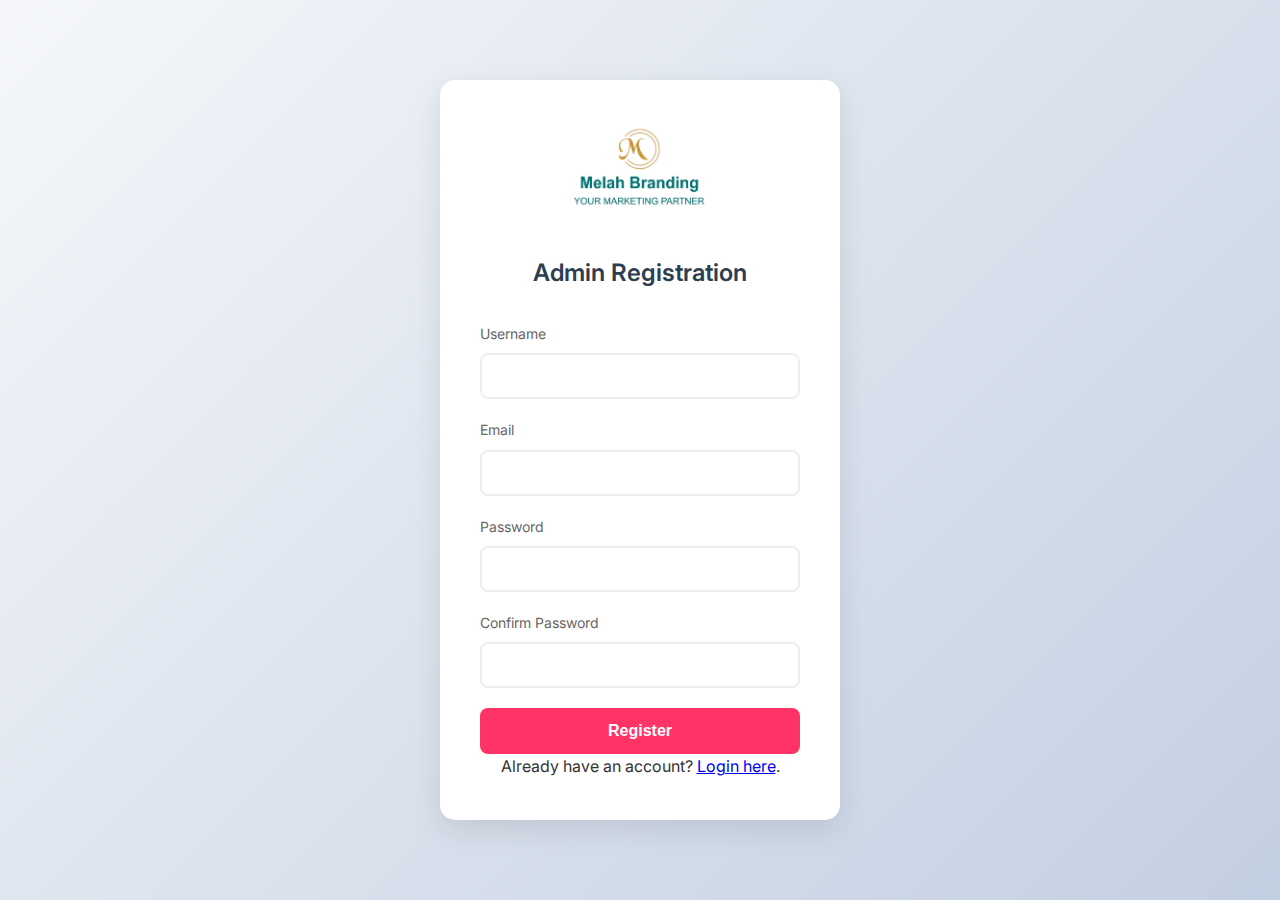
<file: admin/register.html>
<!DOCTYPE html>
<html lang="en">
<head>
    <meta charset="UTF-8" />
    <meta name="viewport" content="width=device-width, initial-scale=1" />
    <title>Admin Registration - Melah Branding</title>
    <link rel="stylesheet" href="../styles.css" />
    <link rel="stylesheet" href="css/login.css" />
    <link href="https://fonts.googleapis.com/css2?family=Inter:wght@400;600;800&display=swap" rel="stylesheet" />
</head>
<body class="login-body">
    <div class="login-container">
        <div class="login-box">
            <img src="../assets/images/logo.png" alt="Melah Branding Logo" class="login-logo" />
            <h2>Admin Registration</h2>
            <form action="process/register.php" method="POST" class="login-form" id="registerForm">
                <div class="form-group">
                    <label for="username">Username</label>
                    <input type="text" id="username" name="username" required />
                </div>
                <div class="form-group">
                    <label for="email">Email</label>
                    <input type="email" id="email" name="email" required />
                </div>
                <div class="form-group">
                    <label for="password">Password</label>
                    <input type="password" id="password" name="password" required />
                </div>
                <div class="form-group">
                    <label for="confirm_password">Confirm Password</label>
                    <input type="password" id="confirm_password" name="confirm_password" required />
                </div>
                <button type="submit" class="login-button">Register</button>
            </form>
            <p class="login-link">
                Already have an account? <a href="login.html">Login here</a>.
            </p>
            <div id="errorMessage" class="error-message" style="display: none;"></div>
        </div>
    </div>
    <script>
        const form = document.getElementById('registerForm');
        const errorMessage = document.getElementById('errorMessage');

        form.addEventListener('submit', function (e) {
            errorMessage.style.display = 'none';
            if (form.password.value !== form.confirm_password.value) {
                e.preventDefault();
                errorMessage.textContent = 'Passwords do not match.';
                errorMessage.style.display = 'block';
            }
        });
    </script>
</body>
</html>
</file>
<file: branding.css>
.branding-hero {
    min-height: 60vh;
    display: flex;
    flex-direction: column;
    justify-content: center;
    align-items: center;
    text-align: center;
    background: linear-gradient(45deg, #ff3366, #ff6b6b);
    color: white;
    padding: 2rem;
}

.branding-hero h1 {
    font-size: 3.5rem;
    margin-bottom: 1rem;
}

.branding-services {
    padding: 5rem 2rem;
    display: grid;
    grid-template-columns: repeat(auto-fit, minmax(300px, 1fr));
    gap: 2.5rem;
    max-width: 1400px;
    margin: 0 auto;
}

.service-item {
    padding: 2.5rem;
    background: white;
    border-radius: 15px;
    box-shadow: 0 10px 30px rgba(0, 0, 0, 0.1);
    transition: all 0.3s ease;
    position: relative;
    overflow: hidden;
}

.service-item:hover {
    transform: translateY(-10px);
    box-shadow: 0 15px 40px rgba(0, 0, 0, 0.15);
}

.service-item h3 {
    color: #333;
    font-size: 1.5rem;
    margin-bottom: 1rem;
    position: relative;
}

.service-item p {
    color: #666;
    line-height: 1.6;
}

@media (max-width: 768px) {
    .branding-services {
        grid-template-columns: repeat(auto-fit, minmax(250px, 1fr));
        gap: 1.5rem;
        padding: 3rem 1rem;
    }

    .service-item {
        padding: 2rem;
    }
}
</file>
<file: shared-footer.css>
.service-footer {
    background: #1a1a1a;
    color: #ffffff;
    padding: 4rem 2rem 1rem;
    margin-top: 4rem;
}

.service-footer-content {
    max-width: 1200px;
    margin: 0 auto;
    display: grid;
    grid-template-columns: repeat(auto-fit, minmax(250px, 1fr));
    gap: 3rem;
}

.service-footer-section {
    padding: 0 1rem;
}

.service-footer-section h4 {
    color: #ffffff;
    font-size: 1.2rem;
    margin-bottom: 1.5rem;
    font-weight: 600;
}

.service-footer-section p {
    color: #999;
    line-height: 1.6;
    margin-bottom: 0.5rem;
}

.service-footer-section ul {
    list-style: none;
    padding: 0;
}

.service-footer-section ul li {
    margin-bottom: 0.8rem;
}

.service-footer-section ul li a {
    color: #999;
    text-decoration: none;
    transition: color 0.3s ease;
}

.service-footer-section ul li a:hover {
    color: #ff3366;
}

.service-footer-bottom {
    margin-top: 3rem;
    padding-top: 1.5rem;
    border-top: 1px solid rgba(255, 255, 255, 0.1);
    text-align: center;
    color: #666;
}
</file>
<file: contact.css>
.contact-hero {
    background: linear-gradient(135deg, #ff3366, #ff6b6b);
    color: white;
    padding: 8rem 2rem 4rem;
    text-align: center;
    position: relative;
}

.contact-hero h1 {
    font-size: 3.5rem;
    margin-bottom: 1rem;
    animation: fadeInUp 0.8s ease;
}

.contact-hero p {
    font-size: 1.5rem;
    opacity: 0.9;
    animation: fadeInUp 0.8s ease 0.2s;
}

.contact-content {
    max-width: 1200px;
    margin: 4rem auto;
    padding: 0 2rem;
    display: grid;
    grid-template-columns: 1fr 1.5fr;
    gap: 4rem;
}

.contact-info {
    padding: 2rem;
}

.contact-info h2 {
    color: #2c3e50;
    font-size: 2rem;
    margin-bottom: 2rem;
}

.info-items {
    display: grid;
    gap: 2rem;
}

.info-item {
    display: flex;
    flex-direction: column;
    align-items: flex-start;
    padding: 1.5rem;
    background: white;
    border-radius: 15px;
    box-shadow: 0 10px 30px rgba(0, 0, 0, 0.05);
    transition: transform 0.3s ease;
}

.info-item:hover {
    transform: translateY(-5px);
}

.icon {
    width: 40px;
    height: 40px;
    margin-bottom: 1rem;
    background-size: contain;
    background-repeat: no-repeat;
}

.info-item h3 {
    color: #ff3366;
    margin-bottom: 0.5rem;
}

.info-item p {
    color: #666;
    line-height: 1.6;
}

.contact-form-container {
    background: white;
    padding: 3rem;
    border-radius: 20px;
    box-shadow: 0 15px 40px rgba(0, 0, 0, 0.08);
}

.contact-form-container h2 {
    color: #2c3e50;
    font-size: 2rem;
    margin-bottom: 2rem;
}

.form-group {
    position: relative;
    margin-bottom: 2rem;
}

.form-group input,
.form-group textarea {
    width: 100%;
    padding: 1rem;
    border: 2px solid #eee;
    border-radius: 8px;
    font-size: 1rem;
    transition: all 0.3s ease;
}

.form-group label {
    position: absolute;
    left: 1rem;
    top: 1rem;
    color: #999;
    transition: all 0.3s ease;
    pointer-events: none;
    background: white;
}

.form-group input:focus,
.form-group textarea:focus {
    border-color: #ff3366;
    outline: none;
}

.form-group input:focus + label,
.form-group textarea:focus + label,
.form-group input:valid + label,
.form-group textarea:valid + label {
    top: -0.5rem;
    left: 0.8rem;
    font-size: 0.8rem;
    padding: 0 0.5rem;
    color: #ff3366;
}

.submit-button {
    background: #ff3366;
    color: white;
    border: none;
    padding: 1rem 2rem;
    border-radius: 8px;
    font-size: 1.1rem;
    cursor: pointer;
    transition: all 0.3s ease;
    width: 100%;
}

.submit-button:hover {
    background: #ff1f57;
    transform: translateY(-2px);
}

.map-section {
    margin-top: 4rem;
}

.map-container {
    width: 100%;
    height: 450px;
    overflow: hidden;
}

@keyframes fadeInUp {
    from {
        opacity: 0;
        transform: translateY(20px);
    }
    to {
        opacity: 1;
        transform: translateY(0);
    }
}

@media (max-width: 968px) {
    .contact-content {
        grid-template-columns: 1fr;
        gap: 2rem;
    }
}

@media (max-width: 768px) {
    .contact-hero {
        padding: 6rem 1rem 3rem;
    }

    .contact-hero h1 {
        font-size: 2.5rem;
    }

    .contact-form-container {
        padding: 2rem;
    }
}
</file>
<file: packaging.css>
.packaging-hero {
    min-height: 60vh;
    display: flex;
    flex-direction: column;
    justify-content: center;
    align-items: center;
    text-align: center;
    background: linear-gradient(45deg, #2c3e50, #b94a06);
    color: white;
    padding: 2rem;
}

.packaging-hero h1 {
    font-size: 3.5rem;
    margin-bottom: 1rem;
}

.packaging-services {
    padding: 5rem 2rem;
    display: grid;
    grid-template-columns: repeat(auto-fit, minmax(320px, 1fr));
    gap: 2.5rem;
    max-width: 1400px;
    margin: 0 auto;
    background: linear-gradient(to bottom, #ffffff, #f8f9fa);
}

.packaging-item {
    background: white;
    padding: 2.5rem;
    border-radius: 15px;
    box-shadow: 0 10px 30px rgba(0, 0, 0, 0.08);
    transition: all 0.4s cubic-bezier(0.165, 0.84, 0.44, 1);
    position: relative;
    overflow: hidden;
    border: 1px solid rgba(0, 0, 0, 0.05);
}

.packaging-item:hover {
    transform: translateY(-8px);
    box-shadow: 0 20px 40px rgba(0, 0, 0, 0.12);
    border-color: rgba(39, 174, 96, 0.2);
}

.packaging-item h3 {
    color: #ce471a;
    font-size: 1.5rem;
    margin-bottom: 1rem;
    font-weight: 600;
    position: relative;
}

.packaging-item p {
    color: #666;
    line-height: 1.6;
    font-size: 1.1rem;
}

@media (max-width: 768px) {
    .packaging-services {
        grid-template-columns: repeat(auto-fit, minmax(280px, 1fr));
        padding: 3rem 1rem;
        gap: 1.5rem;
    }

    .packaging-item {
        padding: 2rem;
    }

    .packaging-item h3 {
        font-size: 1.3rem;
    }

    .packaging-item p {
        font-size: 1rem;
    }
}
</file>
<file: portfolio.css>
/* Portfolio Page Styles */
.portfolio {
    padding: 6rem 2rem;
    background: #ffffff;
}

.portfolio-header {
    text-align: center;
    max-width: 800px;
    margin: 0 auto 5rem;
}

.portfolio-header h2 {
    font-size: 3rem;
    font-weight: 800;
    color: #1a1a1a;
    margin-bottom: 1.5rem;
}

.portfolio-header p {
    font-size: 1.2rem;
    color: #666;
}

.portfolio-grid {
    display: grid;
    grid-template-columns: repeat(auto-fit, minmax(350px, 1fr));
    gap: 2.5rem;
    max-width: 1400px;
    margin: 0 auto;
}

.portfolio-item {
    position: relative;
    border-radius: 12px;
    overflow: hidden;
    box-shadow: 0 8px 30px rgba(0, 0, 0, 0.1);
    transition: transform 0.4s ease, box-shadow 0.4s ease;
    transition: opacity 0.3s ease, transform 0.3s ease;
}

.portfolio-item img {
    width: 100%;
    height: 350px;
    object-fit: cover;
    display: block;
    transition: transform 0.6s ease;
}

.portfolio-overlay {
    position: absolute;
    bottom: 0;
    left: 0;
    right: 0;
    padding: 2rem;
    background: linear-gradient(to top, rgba(0, 0, 0, 0.9), transparent);
    color: #ffffff;
    transform: translateY(100%);
    transition: transform 0.4s ease;
}

.portfolio-item:hover {
    transform: translateY(-10px);
    box-shadow: 0 15px 45px rgba(0, 0, 0, 0.15);
}

.portfolio-item:hover .portfolio-overlay {
    transform: translateY(0);
}

.portfolio-item:hover img {
    transform: scale(1.05);
}

.portfolio-overlay h3 {
    font-size: 1.8rem;
    font-weight: 700;
    margin-bottom: 0.5rem;
}

.portfolio-overlay p {
    font-size: 1.1rem;
    opacity: 0.9;
}

.portfolio-filters {
    display: flex;
    justify-content: center;
    gap: 1rem;
    margin-bottom: 4rem;
}

.filter-button {
    padding: 0.8rem 1.5rem;
    margin: 0 0.5rem;
    border: none;
    background: #f5f5f5;
    color: #333;
    border-radius: 25px;
    cursor: pointer;
    transition: all 0.3s ease;
    font-size: 1rem;
    font-weight: 500;
}

.filter-button:hover {
    background: #ff3366;
    color: white;
    transform: translateY(-2px);
}

.filter-button.active {
    background: #ff3366;
    color: white;
    box-shadow: 0 4px 15px rgba(255, 51, 102, 0.3);
}

.filter-button:hover,
.filter-button.active {
    background: #ff3366;
    color: white;
}

@media (max-width: 768px) {
    .portfolio {
        padding: 4rem 1rem;
    }

    .portfolio-header h2 {
        font-size: 2.5rem;
    }

    .portfolio-grid {
        grid-template-columns: 1fr;
    }

    .portfolio-filters {
        flex-wrap: wrap;
    }
}


.footer {
    background: #1a1a1a;
    color: #ffffff;
    padding: 4rem 2rem 1rem;
    margin-top: 4rem;
}

.footer-content {
    max-width: 1200px;
    margin: 0 auto;
    display: grid;
    grid-template-columns: repeat(auto-fit, minmax(250px, 1fr));
    gap: 3rem;
}

.footer-section h4 {
    color: #ffffff;
    font-size: 1.2rem;
    margin-bottom: 1.5rem;
    font-weight: 600;
}

.footer-section p {
    color: #999;
    line-height: 1.6;
    margin-bottom: 0.5rem;
}

.footer-section ul {
    list-style: none;
    padding: 0;
}

.footer-section ul li {
    margin-bottom: 0.8rem;
}

.footer-section ul li a {
    color: #999;
    text-decoration: none;
    transition: color 0.3s ease;
}

.footer-section ul li a:hover {
    color: #ff3366;
}

.social-links {
    display: flex;
    gap: 1rem;
    flex-wrap: wrap;
}

.social-link {
    color: #999;
    text-decoration: none;
    transition: color 0.3s ease;
}

.social-link:hover {
    color: #ff3366;
}

.footer-bottom {
    margin-top: 3rem;
    padding-top: 1.5rem;
    border-top: 1px solid rgba(255, 255, 255, 0.1);
    text-align: center;
    color: #666;
}

@media (max-width: 768px) {
    .footer {
        padding: 3rem 1rem 1rem;
    }
    
    .footer-content {
        grid-template-columns: 1fr;
        gap: 2rem;
    }
    
    .footer-section {
        text-align: center;
    }
    
    .social-links {
        justify-content: center;
    }
}
</file>
<file: print-design.css>
.print-hero {
    min-height: 60vh;
    display: flex;
    flex-direction: column;
    justify-content: center;
    align-items: center;
    text-align: center;
    background: linear-gradient(45deg, #2c3e50, #b94a06);
    color: white;
    padding: 2rem;
}

.print-hero h1 {
    font-size: 3.5rem;
    margin-bottom: 1rem;
}

.print-services {
    padding: 5rem 2rem;
    display: grid;
    grid-template-columns: repeat(auto-fit, minmax(320px, 1fr));
    gap: 2rem;
    max-width: 1400px;
    margin: 0 auto;
    background: #f8f9fa;
}

.print-item {
    background: white;
    padding: 2.5rem;
    border-radius: 15px;
    box-shadow: 0 8px 25px rgba(0, 0, 0, 0.08);
    transition: all 0.4s ease;
    position: relative;
    overflow: hidden;
}

.print-item:hover {
    transform: translateY(-8px);
    box-shadow: 0 15px 35px rgba(0, 0, 0, 0.15);
}

.print-item h3 {
    color: #2c3e50;
    font-size: 1.5rem;
    margin-bottom: 1rem;
    font-weight: 600;
}

.print-item p {
    color: #666;
    line-height: 1.6;
    font-size: 1.1rem;
}

@media (max-width: 768px) {
    .print-services {
        grid-template-columns: repeat(auto-fit, minmax(280px, 1fr));
        padding: 3rem 1rem;
        gap: 1.5rem;
    }

    .print-item {
        padding: 2rem;
    }

    .print-item h3 {
        font-size: 1.3rem;
    }

    .print-item p {
        font-size: 1rem;
    }
}
</file>
<file: admin/admin.css>
.admin-body {
    background: #f8f9fa;
    margin: 0;
    padding: 0;
}

.admin-container {
    display: grid;
    grid-template-columns: 250px 1fr;
    min-height: 100vh;
}

.admin-sidebar {
    background: #2c3e50;
    color: white;
    padding: 2rem;
}

.admin-logo img {
    width: 150px;
    margin-bottom: 2rem;
}

.admin-nav {
    display: flex;
    flex-direction: column;
    gap: 1rem;
}

.admin-nav a {
    color: white;
    text-decoration: none;
    padding: 1rem;
    border-radius: 8px;
    transition: all 0.3s ease;
}

.admin-nav a:hover,
.admin-nav a.active {
    background: rgba(255, 255, 255, 0.1);
}

.admin-nav .logout {
    margin-top: auto;
    color: #ff3366;
}

.admin-main {
    padding: 2rem;
}

.admin-header {
    display: flex;
    justify-content: space-between;
    align-items: center;
    margin-bottom: 2rem;
}

.admin-profile {
    display: flex;
    align-items: center;
    gap: 1rem;
}

.admin-avatar {
    width: 40px;
    height: 40px;
    border-radius: 50%;
}

.dashboard-stats {
    display: grid;
    grid-template-columns: repeat(auto-fit, minmax(250px, 1fr));
    gap: 2rem;
    margin-bottom: 3rem;
}

.stat-card {
    background: white;
    padding: 2rem;
    border-radius: 15px;
    box-shadow: 0 5px 15px rgba(0, 0, 0, 0.05);
}

.stat-card h3 {
    color: #666;
    margin-bottom: 1rem;
}

.stat-number {
    font-size: 2.5rem;
    font-weight: 600;
    color: #2c3e50;
}

.recent-activity {
    background: white;
    padding: 2rem;
    border-radius: 15px;
    box-shadow: 0 5px 15px rgba(0, 0, 0, 0.05);
}

.activity-table {
    overflow-x: auto;
}

table {
    width: 100%;
    border-collapse: collapse;
    margin-top: 1rem;
}

th, td {
    padding: 1rem;
    text-align: left;
    border-bottom: 1px solid #eee;
}

th {
    background: #f8f9fa;
    font-weight: 600;
}

tr:hover {
    background: #f8f9fa;
}

@media (max-width: 768px) {
    .admin-container {
        grid-template-columns: 1fr;
    }

    .admin-sidebar {
        display: none;
    }
}

.view-site {
    background: #27ae60;
    color: white !important;
    margin: 1rem 0;
    text-align: center;
}

.view-site:hover {
    background: #219a52;
}
</file>
<file: admin/css/login.css>
.login-body {
    background: linear-gradient(135deg, #f5f7fa 0%, #c3cfe2 100%);
    min-height: 100vh;
    display: flex;
    align-items: center;
    justify-content: center;
    font-family: 'Inter', sans-serif;
    margin: 0;
    padding: 20px;
}

.login-container {
    width: 100%;
    max-width: 400px;
}

.login-box {
    background: white;
    padding: 40px;
    border-radius: 15px;
    box-shadow: 0 10px 30px rgba(0, 0, 0, 0.1);
    text-align: center;
}

.login-logo {
    width: 150px;
    margin-bottom: 30px;
}

.login-box h2 {
    color: #2c3e50;
    margin-bottom: 30px;
    font-weight: 600;
}

.login-form {
    text-align: left;
}

.form-group {
    margin-bottom: 20px;
    position: relative;
}

.form-group label {
    display: block;
    margin-bottom: 8px;
    color: #666;
    font-size: 14px;
}

.form-group input {
    width: 100%;
    padding: 12px 15px;
    border: 2px solid #eee;
    border-radius: 8px;
    font-size: 16px;
    transition: all 0.3s ease;
}

.form-group input:focus {
    border-color: #ff3366;
    outline: none;
    box-shadow: 0 0 0 3px rgba(255, 51, 102, 0.1);
}

.login-button {
    width: 100%;
    padding: 14px;
    background: #ff3366;
    color: white;
    border: none;
    border-radius: 8px;
    font-size: 16px;
    font-weight: 600;
    cursor: pointer;
    transition: all 0.3s ease;
}

.login-button:hover {
    background: #e61e4d;
    transform: translateY(-2px);
}

.login-button:active {
    transform: translateY(0);
}

.error-message {
    background: #ffe5e5;
    color: #d63031;
    padding: 12px;
    border-radius: 8px;
    margin-top: 20px;
    font-size: 14px;
    text-align: center;
}

@media (max-width: 480px) {
    .login-box {
        padding: 30px 20px;
    }

    .login-logo {
        width: 120px;
    }
}
</file>
<file: styles.css>
/* Reset and Base Styles */
* {
    margin: 0;
    padding: 0;
    box-sizing: border-box;
}

body {
    font-family: 'Inter', -apple-system, BlinkMacSystemFont, sans-serif;
    line-height: 1.6;
    color: #333;
    overflow-x: hidden;
    padding-top: 80px; /* Add this line to existing body styles */
}

/* Hero Section */
.hero {
    position: relative;
    min-height: 100vh;
    display: flex;
    align-items: center;
    justify-content: center;
    overflow: hidden;
}

.hero-background {
    position: fixed;
    top: 0;
    left: 0;
    width: 100%;
    height: 100vh;
    z-index: -1;
}

.hero-video {
    width: 100%;
    height: 100%;
    object-fit: cover;
}

.overlay {
    position: absolute;
    top: 0;
    left: 0;
    width: 100%;
    height: 100%;
    background: linear-gradient(
        135deg,
        rgba(0, 0, 0, 0.85) 0%,
        rgba(0, 0, 0, 0.75) 100%
    );
}

.hero-content {
    position: relative;
    z-index: 2;
    max-width: 1200px;
    width: 90%;
    margin: 0 auto;
    text-align: center;
    padding: 2rem;
}

.headline {
    position: absolute;
    top: 15%;
    left: 50%;
    transform: translateX(-50%);
    font-size: clamp(3rem, 8vw, 5.5rem);
    font-weight: 800;
    color: #ffffff;
    text-align: center;
    line-height: 1.1;
    letter-spacing: -0.02em;
    width: 100%;
    max-width: 1200px;
    padding: 0 2rem;
}

.headline span {
    display: block;
    opacity: 0;
    transform: translateY(30px);
    animation: slideInUp 0.7s cubic-bezier(0.4, 0, 0.2, 1) forwards;
}

.headline span:nth-child(1) {
    animation-delay: 0.3s;
}

.headline span:nth-child(2) {
    animation-delay: 0.5s;
}

.headline span:nth-child(3) {
    animation-delay: 0.7s;
}

@keyframes slideInUp {
    0% {
        opacity: 0;
        transform: translateY(30px);
    }
    100% {
        opacity: 1;
        transform: translateY(0);
    }
}

@media (max-width: 768px) {
    .headline {
        top: 10%;
        font-size: clamp(2.5rem, 6vw, 4rem);
    }
}
.headline span:nth-child(4) { animation-delay: 0.8s; }

.cta-buttons {
    display: flex;
    gap: 1.5rem;
    justify-content: center;
    margin-top: 3rem;
    opacity: 0;
    animation: fadeIn 0.5s ease forwards 1s;
}

.cta-button {
    padding: 1rem 2.5rem;
    border-radius: 50px;
    font-size: 1.1rem;
    font-weight: 600;
    text-decoration: none;
    transition: all 0.3s ease;
    position: relative;
    overflow: hidden;
}

.cta-button.primary {
    background: #ff3366;
    color: white;
    box-shadow: 0 4px 15px rgba(255, 51, 102, 0.3);
}

.cta-button.secondary {
    background: transparent;
    border: 2px solid #ffffff;
    color: #ffffff;
}

.cta-button:hover {
    transform: translateY(-2px);
}

.cta-button.primary:hover {
    background: #ff1f57;
    box-shadow: 0 6px 20px rgba(255, 51, 102, 0.4);
}

.cta-button.secondary:hover {
    background: rgba(255, 255, 255, 0.1);
}

/* Background Animation */
.background-animation {
    position: absolute;
    top: 0;
    left: 0;
    width: 100%;
    height: 100%;
    z-index: 1;
    pointer-events: none;
}

.mockup-container {
    position: absolute;
    width: 100%;
    height: 100%;
}

.mockup {
    position: absolute;
    width: 300px;
    height: 200px;
    background: linear-gradient(
        45deg,
        rgba(255, 255, 255, 0.05),
        rgba(255, 255, 255, 0.02)
    );
    border: 1px solid rgba(255, 255, 255, 0.1);
    border-radius: 10px;
    animation: float 20s infinite;
}

.mockup:nth-child(1) {
    top: 15%;
    left: 10%;
    animation-delay: 0s;
}

.mockup:nth-child(2) {
    top: 45%;
    right: 15%;
    animation-delay: -7s;
}

.mockup:nth-child(3) {
    bottom: 20%;
    left: 25%;
    animation-delay: -14s;
}

/* Animations */
@keyframes fadeUp {
    to {
        opacity: 1;
        transform: translateY(0);
    }
}

.logo-container {
    margin-bottom: 3rem;
}

.logo {
    max-width: 280px;
    height: auto;
    animation: fadeIn 0.8s ease forwards;
}

@keyframes fadeIn {
    from {
        opacity: 0;
        transform: translateY(-20px);
    }
    to {
        opacity: 1;
        transform: translateY(0);
    }
}

@media (max-width: 768px) {
    .logo {
        max-width: 200px;
    }
}

@keyframes float {
    0%, 100% {
        transform: translate(0, 0) rotate(0deg);
    }
    25% {
        transform: translate(50px, 50px) rotate(5deg);
    }
    50% {
        transform: translate(100px, -30px) rotate(-5deg);
    }
    75% {
        transform: translate(-50px, 50px) rotate(3deg);
    }
}

/* Responsive Design */
@media (max-width: 768px) {
    .cta-buttons {
        flex-direction: column;
        gap: 1rem;
    }

    .hero-content {
        padding: 2rem 1rem;
    }

    .mockup {
        width: 200px;
        height: 133px;
    }
}

@media (max-width: 480px) {
    .headline {
        font-size: clamp(2rem, 6vw, 3rem);
    }

    .cta-button {
        width: 100%;
        text-align: center;
    }
}

.main-header {
    position: fixed;
    top: 0;
    left: 0;
    right: 0;
    background: rgba(255, 255, 255, 0.95);
    backdrop-filter: blur(10px);
    z-index: 1000;
    padding: 1rem 2rem;
    box-shadow: 0 2px 10px rgba(0, 0, 0, 0.1);
}

.nav-container {
    max-width: 1400px;
    margin: 0 auto;
    display: flex;
    justify-content: space-between;
    align-items: center;
}

.logo img {
    height: 40px;
    width: auto;
}

.nav-links {
    display: flex;
    gap: 2rem;
    list-style: none;
    margin: 0;
    padding: 0;
}

.nav-link {
    color: #333;
    text-decoration: none;
    font-weight: 500;
    font-size: 1.1rem;
    padding: 0.5rem 1rem;
    transition: all 0.3s ease;
    border-radius: 25px;
}

.nav-link:hover {
    color: #ff3366;
    background: rgba(255, 51, 102, 0.1);
    font-weight: 600;
}

@media (max-width: 768px) {
    .nav-container {
        flex-direction: column;
        gap: 1rem;
    }

    .nav-links {
        flex-wrap: wrap;
        justify-content: center;
        gap: 1rem;
    }

    .nav-link {
        font-size: 1rem;
        padding: 0.4rem 0.8rem;
    }
}
</file>
